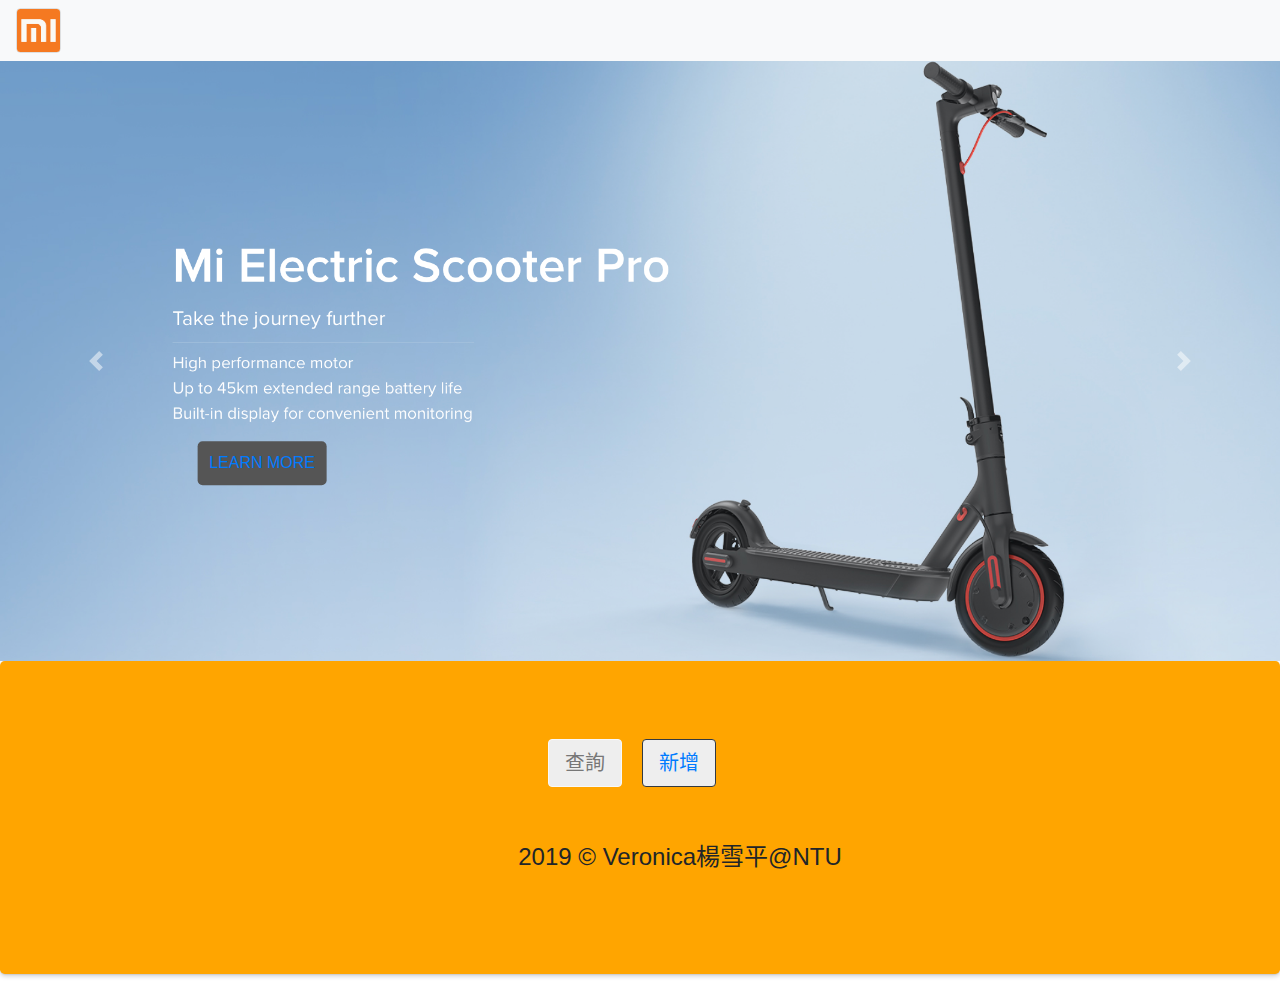
<file: hw2/index.html>
<!DOCTYPE html>
<html lang="zh-TW">

<head>
    <meta charset="UTF-8">
    <meta name="viewport" content="width=device-width, initial-scale=1.0">
    <meta http-equiv="X-UA-Compatible" content="ie=edge">
    <title>作業二 - 電商前端應用</title>

    <!-- Bootstrap CSS -->
    <link rel="stylesheet" href="https://stackpath.bootstrapcdn.com/bootstrap/4.3.1/css/bootstrap.min.css" integrity="sha384-ggOyR0iXCbMQv3Xipma34MD+dH/1fQ784/j6cY/iJTQUOhcWr7x9JvoRxT2MZw1T" crossorigin="anonymous">
    <!-- 引入我們自己寫的 CSS -->
    <link rel="stylesheet" href="index.css">
</head>

<body>

    <div class="pos-f-t">
        <div class="collapse" id="navbarToggleExternalContent">
            <div class="bg-light">
                <ul class="navbar-nav mr-auto">
                    <li class="nav-item active">
                        <a class="nav-link" href="https://www.mi.com/tw/index.html">首頁 <span class="sr-only">(current)</span></a>
                    </li>
                    <li class="nav-item">
                        <a class="nav-link" href="https://buy.mi.com/tw/accessories/">所有產品 </a>
                    </li>
                    <li class="nav-item">
                        <a class="nav-link" href="https://buy.mi.com/tw/accessories/38">手機</a>
                    </li>
                    <li class="nav-item">
                        <a class="nav-link" href="https://www.mi.com/tw/service/online/">客服</a>
                    </li>
                </ul>
                <form class="form-inline">
                    <input class="form-control-lg" type="search" placeholder="Enter product name..." aria-label="Search">

                </form>
            </div>
        </div>
        <nav class="navbar navbar-light bg-light">
            <img class="navbar-toggler" type="button" data-toggle="collapse" data-target="#navbarToggleExternalContent" aria-controls="navbarToggleExternalContent" aria-expanded="false" aria-label="Toggle navigation" id="logo" src="mi.png" alt="logo">
            </img>
        </nav>
    </div>
    <div>
        <div id="carouselExampleControls" class="carousel slide" data-ride="carousel">
            <div class="carousel-inner">
                <div class="carousel-item active">
                    <img id="photo" src="scooter1.png" alt="mi-scooter">
                    <button class="button1"><a href="https://www.mi.com/global/mi-electric-scooter-pro/">LEARN MORE</a></button>
                </div>
                <div class="carousel-item">
                    <img id="photo" src="mi3.png" alt="xiaomi">
                    <button class="button2"><a href="https://www.mi.com/global/camera-360/">LEARN MORE</a></button>
                </div>
            </div>
            <a class="carousel-control-prev" href="#carouselExampleControls" role="button" data-slide="prev">
                <span class="carousel-control-prev-icon" aria-hidden="true"></span>
                <span class="sr-only">Previous</span>
            </a>
            <a class="carousel-control-next" href="#carouselExampleControls" role="button" data-slide="next">
                <span class="carousel-control-next-icon" aria-hidden="true"></span>
                <span class="sr-only">Next</span>
            </a>
        </div>
    </div>


    <div class="jumbotron">

        <div class="container">

            <div class="form-group row">
                <div class="col">
                    <button id="query" type="button" class="btn btn-outline-light btn-lg" id="butt">查詢</button>
                    <button id="insert" type="button" class="btn btn-outline-dark btn-lg" id="butt1"><a href="insert.html">新增</a></button>
                </div>
            </div>


            <div class="row" id="product-list">
                <div class="col-*">

                    <div class="item">
                        <img class="image" src="https://fakeimg.pl/200x200/" alt="" srcset="">
                        <h1 class="name">產品一</h3>
                            <p class="price">NT$ 999</p>
                    </div>
                </div>
                <div class="col-*">
                    <div class="item">
                        <img class="image" src="https://fakeimg.pl/200x200/" alt="" srcset="">
                        <h1 class="name">產品二</h3>
                            <p class="price">NT$ 999</p>
                    </div>
                </div>
            </div>


            <!-- 分頁 -->


            <div class="row" id="page">
                <div class="col">
                    <nav aria-label="Page navigation example">
                        <ul id="page-number" class="pagination justify-content-center pagination-lg">
                            <li class="page-item disabled">
                                <a class="page-link" id="previous" href="#" tabindex="-1">&laquo;</a>
                            </li>
                            <li class="page-item active"><a class="page-link" href="#">1</a></li>
                            <li class="page-item"><a class="page-link" href="#">2</a></li>
                            <li class="page-item"><a class="page-link" href="#">3</a></li>
                            <li class="page-item">
                                <a class="page-link" id="next" href="#">&raquo;</a>
                            </li>
                        </ul>
                    </nav>
                </div>
            </div>




            <!-- 頁尾 -->

        </div>

        <div id="dialog" class="modal" tabindex="-1" role="dialog">
            <div class="modal-dialog" role="document">
                <div class="modal-content">
                    <div class="modal-header">
                        <h5 class="modal-title">系統訊息</h5>
                        <button type="button" class="close" data-dismiss="modal" aria-label="Close">
                    <span aria-hidden="true">&times;</span>
                  </button>
                    </div>
                    <div class="modal-body">
                        <p id="message">要顯示的訊息</p>
                    </div>
                    <div class="modal-footer">
                        <button type="button" class="btn btn-secondary" data-dismiss="modal">關閉</button>
                    </div>
                </div>
            </div>
        </div>


        <footer>
            <div class="container">
                <div class="row ">
                    <div class="col -sm-12">
                        <div class="text-center" style="font-size:24px;">
                            <p id="cp">2019 &copy; Veronica楊雪平@NTU</p>
                        </div>
                    </div>
                </div>
            </div>
        </footer>

        <!-- 引入 Bootstrap 的 JS -->
        <script src="https://ajax.googleapis.com/ajax/libs/jquery/3.4.0/jquery.min.js"></script>
        <!-- <script src="https://code.jquery.com/jquery-3.3.1.slim.min.js" integrity="sha384-q8i/X+965DzO0rT7abK41JStQIAqVgRVzpbzo5smXKp4YfRvH+8abtTE1Pi6jizo" crossorigin="anonymous"></script> -->
        <script src="https://cdnjs.cloudflare.com/ajax/libs/popper.js/1.14.7/umd/popper.min.js" integrity="sha384-UO2eT0CpHqdSJQ6hJty5KVphtPhzWj9WO1clHTMGa3JDZwrnQq4sF86dIHNDz0W1" crossorigin="anonymous"></script>
        <script src="https://stackpath.bootstrapcdn.com/bootstrap/4.3.1/js/bootstrap.min.js" integrity="sha384-JjSmVgyd0p3pXB1rRibZUAYoIIy6OrQ6VrjIEaFf/nJGzIxFDsf4x0xIM+B07jRM" crossorigin="anonymous"></script>


        <!-- 引入我們自己寫的 JavaScript -->
        <script src="index.js"></script>
</body>

</html>
</file>
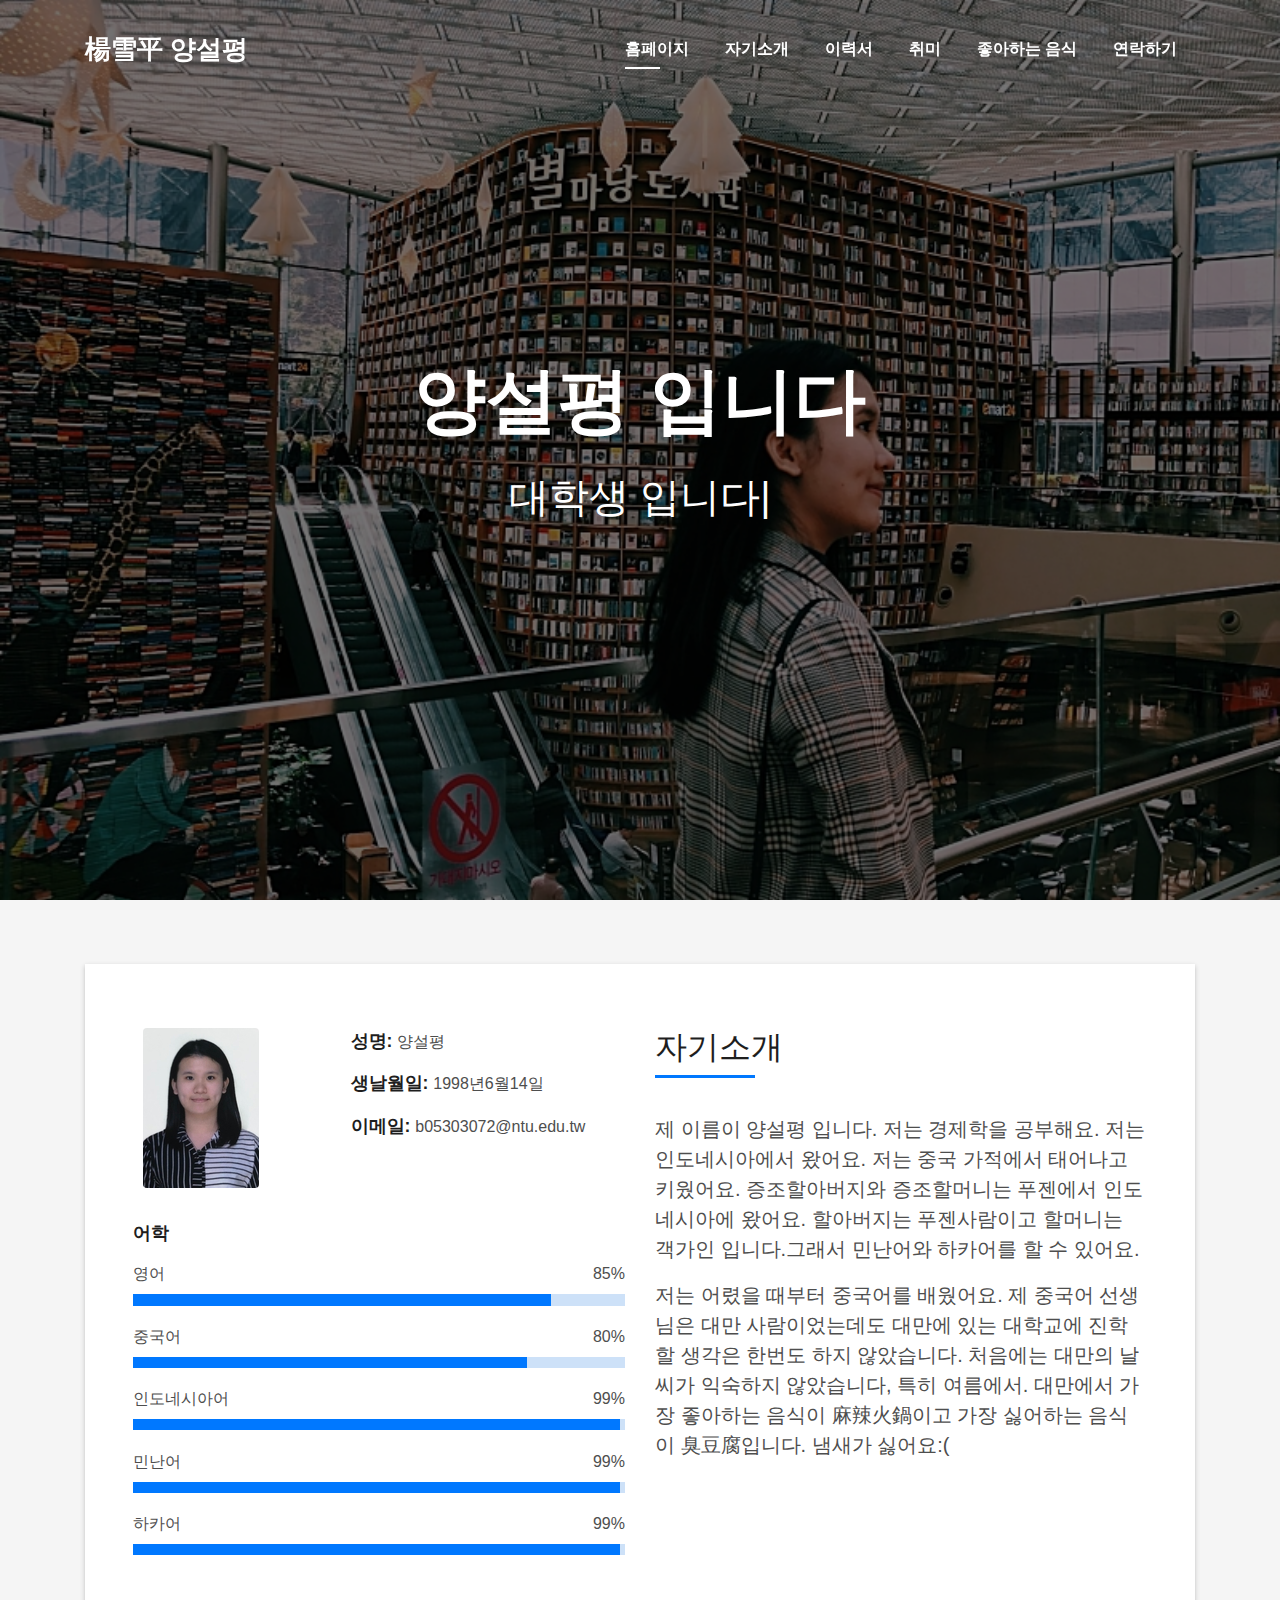
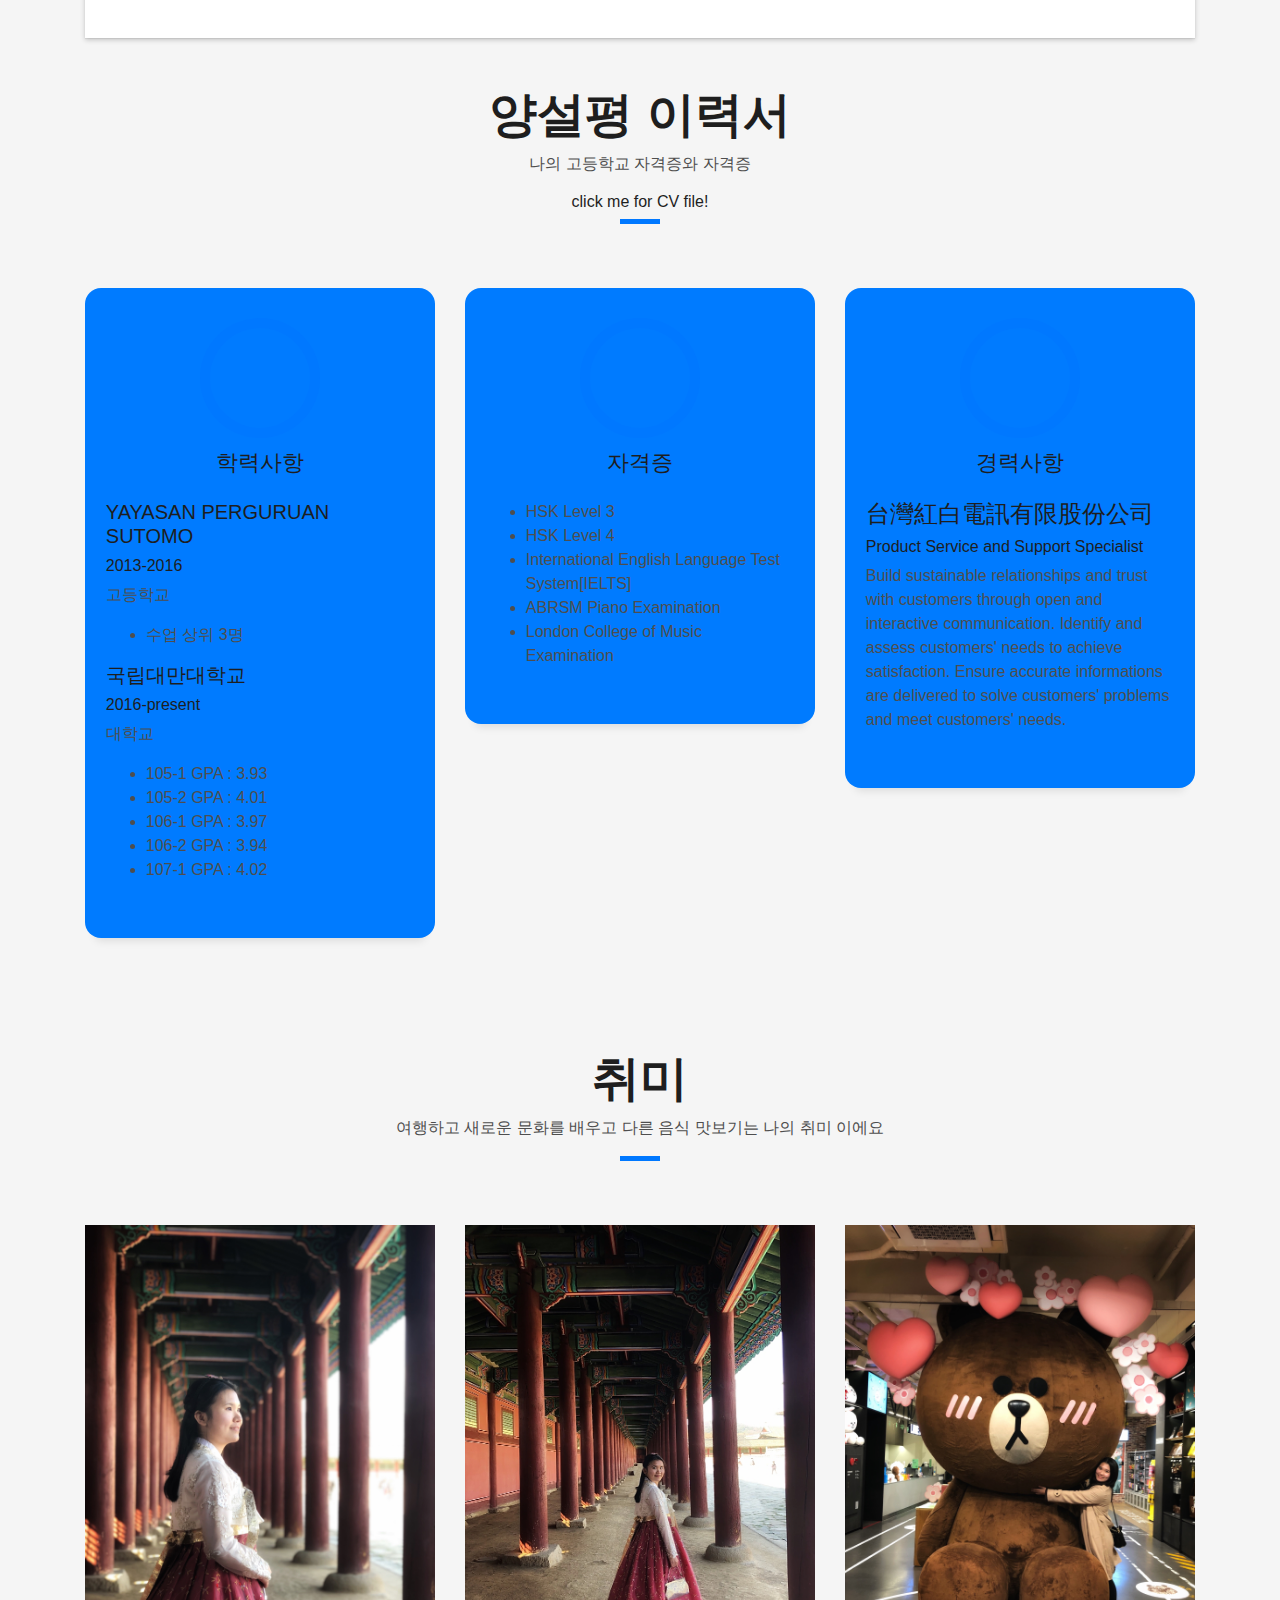
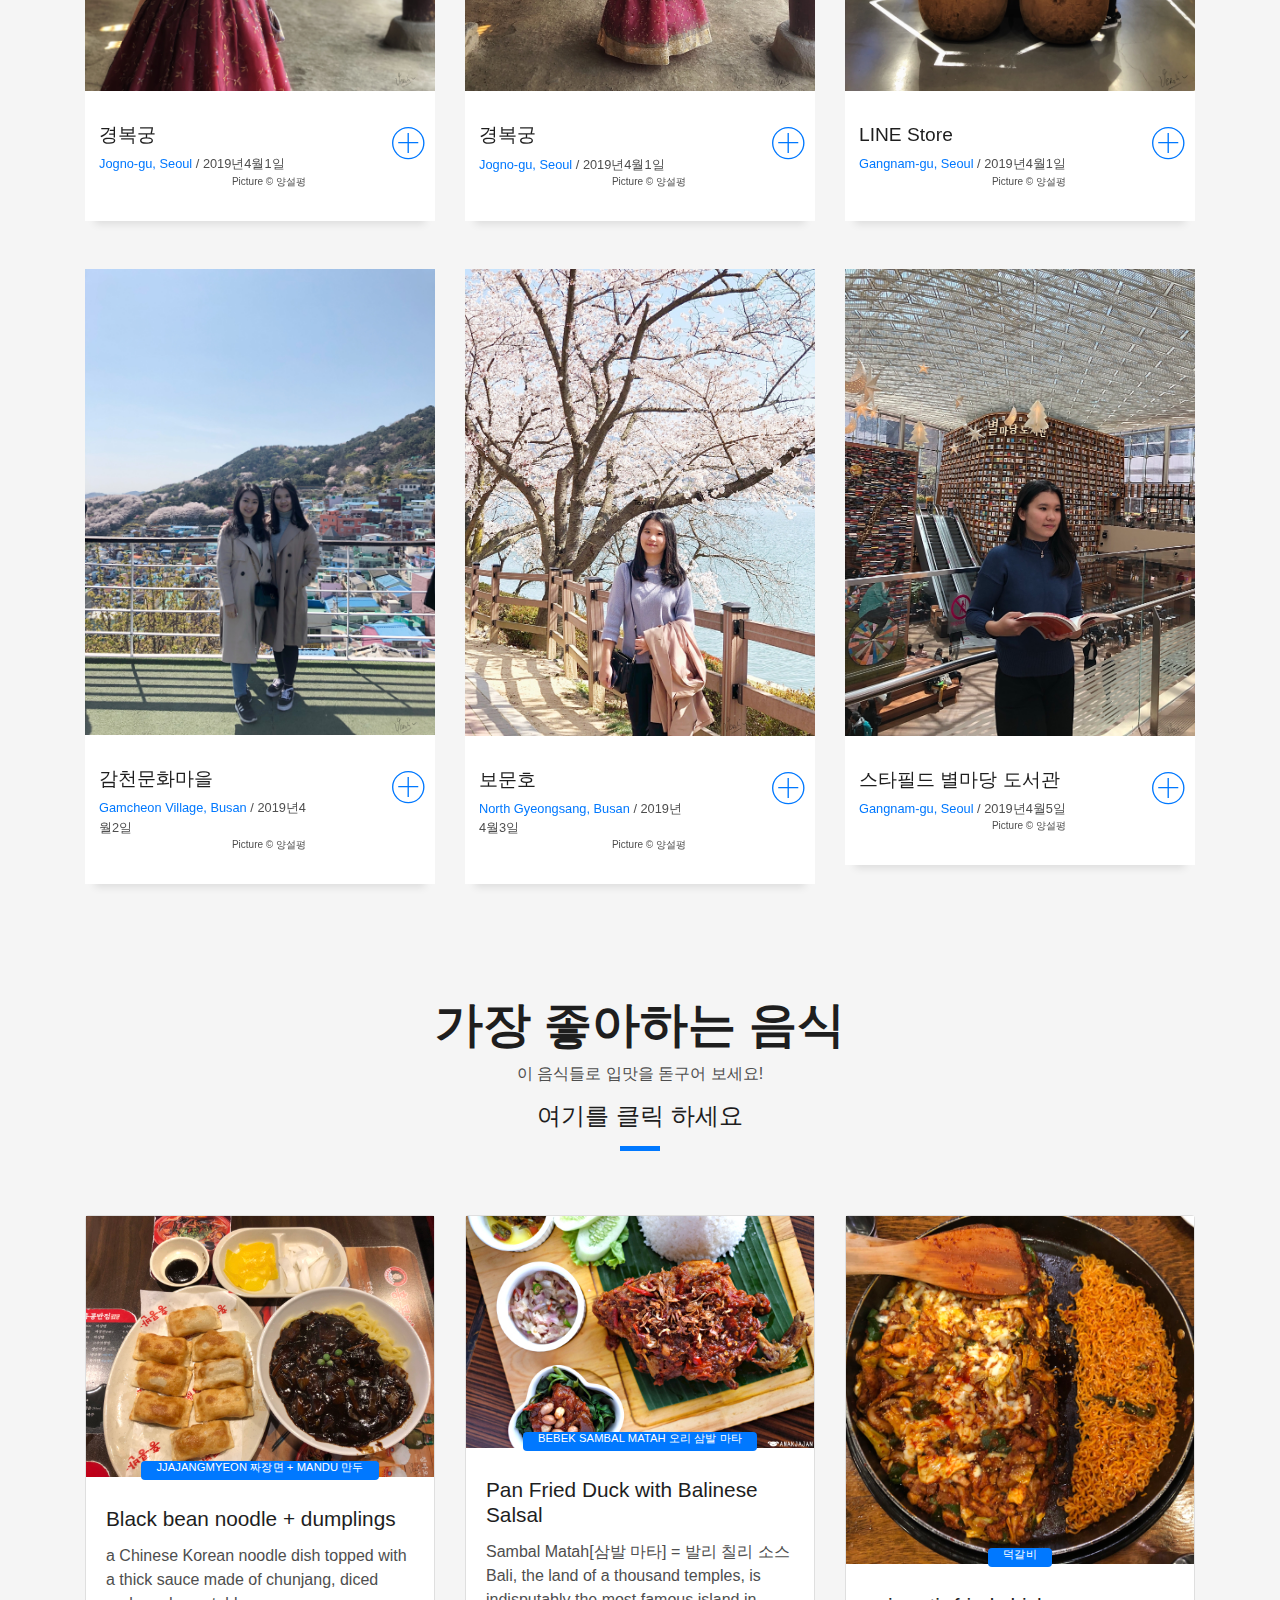
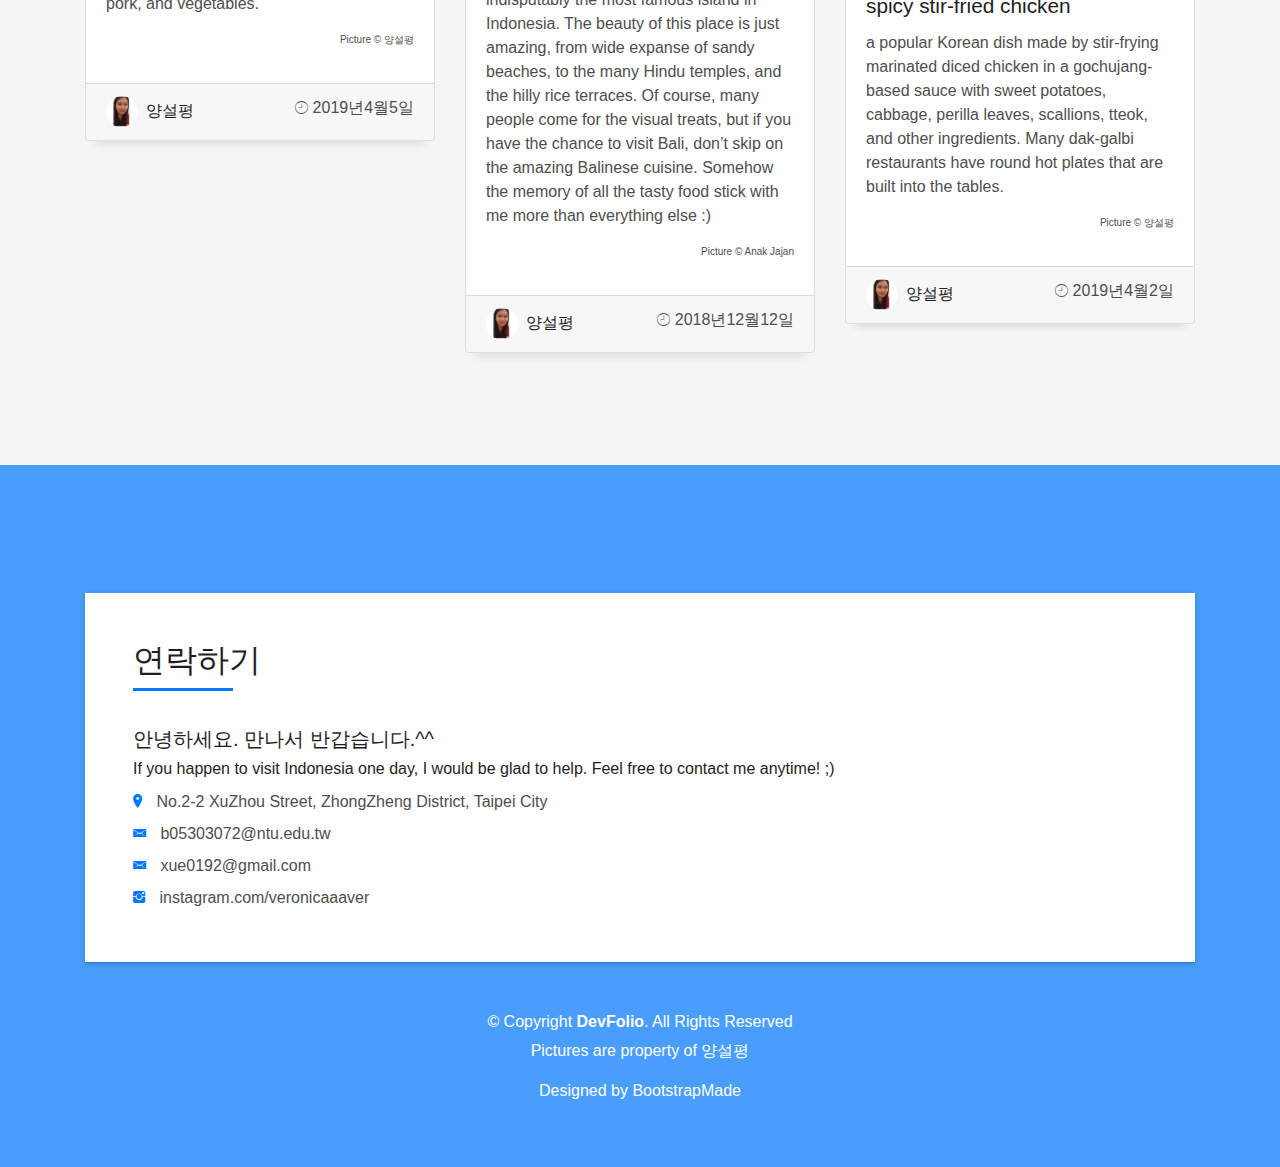
<file: korean/index.html>
<html lang="en">

<head>
    <meta charset="UTF-8">
    <meta name="viewport" content="width=device-width, initial-scale=1.0">
    <meta http-equiv="X-UA-Compatible" content="ie=edge">

    <link href="img/favicon.png" rel="icon">
    <link href="img/apple-touch-icon.png" rel="apple-touch-icon">

    <!-- Bootstrap CSS File -->
    <link href="lib/bootstrap/css/bootstrap.min.css" rel="stylesheet">

    <!-- Libraries CSS Files -->
    <link href="lib/font-awesome/css/font-awesome.min.css" rel="stylesheet">
    <link href="lib/animate/animate.min.css" rel="stylesheet">
    <link href="lib/ionicons/css/ionicons.min.css" rel="stylesheet">
    <link href="lib/owlcarousel/assets/owl.carousel.min.css" rel="stylesheet">
    <link href="lib/lightbox/css/lightbox.min.css" rel="stylesheet">

    <!-- Main Stylesheet File -->
    <link href="css/style.css" rel="stylesheet">


    <link rel='stylesheet' href='https://use.fontawesome.com/releases/v5.7.0/css/all.css' integrity='sha384-lZN37f5QGtY3VHgisS14W3ExzMWZxybE1SJSEsQp9S+oqd12jhcu+A56Ebc1zFSJ' crossorigin='anonymous'>
    <title>楊雪平履歷</title>
</head>

<body>
    <nav class="navbar navbar-b navbar-trans navbar-expand-md fixed-top" id="mainNav">
        <div class="container">
            <a class="navbar-brand js-scroll" href="#page-top">楊雪平 양설평</a>
            <button class="navbar-toggler collapsed" type="button" data-toggle="collapse" data-target="#navbarDefault" aria-controls="navbarDefault" aria-expanded="false" aria-label="Toggle navigation">
            <span></span>
            <span></span>
            <span></span>
          </button>
            <div class="navbar-collapse collapse justify-content-end" id="navbarDefault">
                <ul class="navbar-nav">
                    <li class="nav-item">
                        <a class="nav-link js-scroll active" href="#home">홈페이지</a>
                    </li>
                    <li class="nav-item">
                        <a class="nav-link js-scroll" href="#aboutme">자기소개</a>
                    </li>
                    <li class="nav-item">
                        <a class="nav-link js-scroll" href="#service">이력서</a>
                    </li>
                    <li class="nav-item">
                        <a class="nav-link js-scroll" href="#work">취미</a>
                    </li>
                    <li class="nav-item">
                        <a class="nav-link js-scroll" href="#blog">좋아하는 음식</a>
                    </li>
                    <li class="nav-item">
                        <a class="nav-link js-scroll" href="#contact">연락하기</a>
                    </li>
                </ul>
            </div>
        </div>
    </nav>
    <!--/ Nav End /-->

    <div id="home" class="intro route bg-image" style="background-image: url(img/intro_bg.jpg)">
        <div class="overlay-itro"></div>
        <div class="intro-content display-table">
            <div class="table-cell">
                <div class="container">
                    <!--<p class="display-6 color-d">Hello, world!</p>-->
                    <h1 class="intro-title mb-4">양설평 입니다</h1>
                    <p class="intro-subtitle"><span class="text-slider-items">대학생 입니다</span><strong class="text-slider"></strong></p>
                    <!-- <p class="pt-3"><a class="btn btn-primary btn js-scroll px-4" href="#about" role="button">Learn More</a></p> -->
                </div>
            </div>
        </div>
    </div>
    <!--/ Intro Skew End /-->

    <section id="aboutme" class="about-mf sect-pt4 route">
        <div class="container">
            <div class="row ">
                <div class="col-sm-12">
                    <div class="box-shadow-full">
                        <div class="row">
                            <div class="col-md-6">
                                <div class="row">
                                    <div class="col-sm-6 col-md-5">
                                        <div class="about-img">
                                            <img src="img/vero照片.jpg" class="img-fluid rounded b-shadow-a" alt="">
                                        </div>
                                    </div>
                                    <div class="col-sm-6 col-md-7">
                                        <div class="about-info">
                                            <p><span class="title-s">성명: </span> <span>양설평</span></p>
                                            <p><span class="title-s">생날월일: </span> <span>1998년6월14일</span></p>
                                            <p><span class="title-s">이메일: </span> <span>b05303072@ntu.edu.tw</span></p>
                                        </div>
                                    </div>
                                </div>
                                <div class="skill-mf">
                                    <p class="title-s">어학</p>
                                    <span>영어</span> <span class="pull-right">85%</span>
                                    <div class="progress">
                                        <div class="progress-bar" role="progressbar" style="width: 85%;" aria-valuenow="85" aria-valuemin="0" aria-valuemax="100"></div>
                                    </div>
                                    <span>중국어</span> <span class="pull-right">80%</span>
                                    <div class="progress">
                                        <div class="progress-bar" role="progressbar" style="width: 80%" aria-valuenow="75" aria-valuemin="0" aria-valuemax="100"></div>
                                    </div>
                                    <span>인도네시아어</span> <span class="pull-right">99%</span>
                                    <div class="progress">
                                        <div class="progress-bar" role="progressbar" style="width: 99%" aria-valuenow="50" aria-valuemin="0" aria-valuemax="100"></div>
                                    </div>
                                    <span>민난어</span> <span class="pull-right">99%</span>
                                    <div class="progress">
                                        <div class="progress-bar" role="progressbar" style="width: 99%" aria-valuenow="90" aria-valuemin="0" aria-valuemax="100"></div>
                                    </div>하카어</span> <span class="pull-right">99%</span>
                                    <div class="progress">
                                        <div class="progress-bar" role="progressbar" style="width: 99%" aria-valuenow="90" aria-valuemin="0" aria-valuemax="100"></div>
                                    </div>
                                </div>
                            </div>
                            <div class="col-md-6">
                                <div class="about-me pt-4 pt-md-0">
                                    <div class="title-box-2">
                                        <h5 class="title-left">
                                            자기소개
                                        </h5>
                                    </div>
                                    <p class="lead">
                                        제 이름이 양설평 입니다. 저는 경제학을 공부해요. 저는 인도네시아에서 왔어요. 저는 중국 가적에서 태어나고 키웠어요. 증조할아버지와 증조할머니는 푸젠에서 인도네시아에 왔어요. 할아버지는 푸젠사람이고 할머니는 객가인 입니다.그래서 민난어와 하카어를 할 수 있어요.
                                    </p>
                                    <p class="lead">
                                        저는 어렸을 때부터 중국어를 배웠어요. 제 중국어 선생님은 대만 사람이었는데도 대만에 있는 대학교에 진학 할 생각은 한번도 하지 않았습니다. 처음에는 대만의 날씨가 익숙하지 않았습니다, 특히 여름에서. 대만에서 가장 좋아하는 음식이 麻辣火鍋이고 가장 싫어하는 음식이 臭豆腐입니다. 냄새가 싫어요:(
                                    </p>

                                </div>
                            </div>
                        </div>
                    </div>
                </div>
            </div>
        </div>
    </section>

    <section id="service" class="services-mf route">
        <div class="container">
            <div class="row">
                <div class="col-sm-12">
                    <div class="title-box text-center">
                        <h3 class="title-a">
                            양설평 이력서
                        </h3>
                        <p class="subtitle-a">
                            나의 고등학교 자격증와 자격증
                        </p>
                        <h6>click <a href="楊雪平_履歷.pdf">me </a>for CV file!</h6>
                        <div class="line-mf"></div>
                    </div>
                </div>
            </div>
            <div class="row">
                <div class="col-md-4">
                    <div class="service-box bg-primary">
                        <div class="service-ico">
                            <span class="ico-circle"><i class="fas fa-book-reader"></i></span>
                        </div>
                        <div class="service-content">
                            <h3 class="s-title">학력사항</h3>
                            <p class="s-description text-center">
                                <h5>YAYASAN PERGURUAN SUTOMO</h5>
                                <h6>2013-2016</h6>
                                <p>고등학교</p>
                                <ul>
                                    <li>수업 상위 3명</li>
                                </ul>
                                <h5>국립대만대학교</h5>
                                <h6>2016-present</h6>
                                <p>대학교</p>
                                <ul>
                                    <li>105-1 GPA : 3.93</li>
                                    <li>105-2 GPA : 4.01</li>
                                    <li>106-1 GPA : 3.97</li>
                                    <li>106-2 GPA : 3.94</li>
                                    <li>107-1 GPA : 4.02</li>
                                </ul>
                            </p>
                        </div>
                    </div>
                </div>
                <div class="col-md-4">
                    <div class="service-box bg-primary">
                        <div class="service-ico">
                            <span class="ico-circle"><i class="fas fa-graduation-cap"></i></span>
                        </div>
                        <div class="service-content">
                            <h3 class="s-title">자격증</h3>
                            <p class="s-description text-center">
                                <ul>
                                    <li>HSK Level 3</li>
                                    <li>HSK Level 4</li>
                                    <li>International English Language Test System[IELTS]</li>
                                    <li>ABRSM Piano Examination</li>
                                    <li>London College of Music Examination</li>
                                </ul>
                            </p>
                        </div>
                    </div>
                </div>
                <div class="col-md-4">
                    <div class="service-box bg-primary">
                        <div class="service-ico">
                            <span class="ico-circle"><i class="fas fa-briefcase"></i></span>
                        </div>
                        <div class="service-content">
                            <h3 class="s-title">경력사항</h3>
                            <p class="s-description text-center">
                                <h4>台灣紅白電訊有限股份公司</h4>
                                <h6>Product Service and Support Specialist</h6>
                                <p>Build sustainable relationships and trust with customers through open and interactive communication. Identify and assess customers' needs to achieve satisfaction. Ensure accurate informations are delivered to solve customers'
                                    problems and meet customers' needs.
                                </p>
                            </p>
                        </div>
                    </div>
                </div>
            </div>
    </section>


    <!--/ Section Portfolio Star /-->
    <section id="work" class="portfolio-mf sect-pt4 route">
        <div class="container">
            <div class="row">
                <div class="col-sm-12">
                    <div class="title-box text-center">
                        <h3 class="title-a">
                            취미
                        </h3>
                        <p class="subtitle-a">
                            여행하고 새로운 문화를 배우고 다른 음식 맛보기는 나의 취미 이에요
                        </p>
                        <div class="line-mf"></div>
                    </div>
                </div>
            </div>
            <div class="row">
                <div class="col-md-4">
                    <div class="work-box">
                        <a href="img/palace1.jpg" data-lightbox="gallery-mf">
                            <div class="work-img">
                                <img src="img/palace1.jpg" alt="" class="img-fluid">
                            </div>
                            <div class="work-content">
                                <div class="row">
                                    <div class="col-sm-8">
                                        <h2 class="w-title"><a href="http://english.visitkorea.or.kr/enu/ATR/SI_EN_3_1_1_1.jsp?cid=264337">경복궁</a></h2>
                                        <div class="w-more">
                                            <span class="w-ctegory">Jogno-gu, Seoul</span> / <span class="w-date">2019년4월1일</span>
                                        </div>
                                        <p class="text-right " style="font-size:10px ">Picture &copy; 양설평</p>
                                    </div>
                                    <div class="col-sm-4">
                                        <div class="w-like">
                                            <span class="ion-ios-plus-outline"></span>
                                        </div>
                                    </div>
                                </div>
                            </div>
                        </a>
                    </div>
                </div>
                <div class="col-md-4">
                    <div class="work-box">
                        <a href="img/palace2_opt.jpg" data-lightbox="gallery-mf">
                            <div class="work-img">
                                <img src="img/palace2_opt.jpg" alt="" class="img-fluid">
                            </div>
                            <div class="work-content">
                                <div class="row">
                                    <div class="col-sm-8">
                                        <h2 class="w-title">
                                            <a href="http://english.visitkorea.or.kr/enu/ATR/SI_EN_3_1_1_1.jsp?cid=264337">경복궁</h2></a>
                                            <div class="w-more">
                                                <span class="w-ctegory">Jogno-gu, Seoul</span> / <span class="w-date">2019년4월1일</span>
                                            </div>
                                            <p class="text-right " style="font-size:10px ">Picture &copy; 양설평</p>
                                    </div>
                                    <div class="col-sm-4">
                                        <div class="w-like">
                                            <span class="ion-ios-plus-outline"></span>
                                        </div>
                                    </div>
                                </div>
                            </div>
                        </a>
                    </div>
                </div>
                <div class="col-md-4">
                    <div class="work-box">
                        <a href="img/line.jpg" data-lightbox="gallery-mf">
                            <div class="work-img">
                                <img src="img/line.jpg" alt="" class="img-fluid">
                            </div>
                            <div class="work-content">
                                <div class="row">
                                    <div class="col-sm-8">
                                        <h2 class="w-title"><a href="https://store.linefriends.co.kr">LINE Store</h2></a>
                                            <div class="w-more">
                                                <span class="w-ctegory">Gangnam-gu, Seoul</span> / <span class="w-date">2019년4월1일</span>
                                            </div>
                                            <p class="text-right " style="font-size:10px ">Picture &copy; 양설평</p>
                                    </div>
                                    <div class="col-sm-4">
                                        <div class="w-like">
                                            <span class="ion-ios-plus-outline"></span>
                                        </div>
                                    </div>
                                </div>
                            </div>
                        </a>
                    </div>
                </div>
                <div class="col-md-4">
                    <div class="work-box">
                        <a href="img/gamcheon.jpg" data-lightbox="gallery-mf">
                            <div class="work-img">
                                <img src="img/gamcheon.jpg" alt="" class="img-fluid">
                            </div>
                            <div class="work-content">
                                <div class="row">
                                    <div class="col-sm-8">
                                        <h2 class="w-title"><a href="https://english.visitkorea.or.kr/enu/ATR/SI_EN_3_1_1_1.jsp?cid=1998211">감천문화마을</h2></a>
                                            <div class="w-more">
                                                <span class="w-ctegory">Gamcheon Village, Busan</span> / <span class="w-date">2019년4월2일</span>
                                            </div>
                                            <p class="text-right " style="font-size:10px ">Picture &copy; 양설평</p>
                                    </div>
                                    <div class="col-sm-4">
                                        <div class="w-like">
                                            <span class="ion-ios-plus-outline"></span>
                                        </div>
                                    </div>
                                </div>
                            </div>
                        </a>
                    </div>
                </div>

                <div class="col-md-4">
                    <div class="work-box">
                        <a href="img/bomu_opt.jpg" data-lightbox="gallery-mf">
                            <div class="work-img">
                                <img src="img/bomu_opt.jpg" alt="" class="img-fluid">
                            </div>
                            <div class="work-content">
                                <div class="row">
                                    <div class="col-sm-8">
                                        <h2 class="w-title"><a href="https://english.visitkorea.or.kr/enu/ATR/SI_EN_3_1_1_1.jsp?cid=264264">보문호</h2></a>
                                            <div class="w-more">
                                                <span class="w-ctegory">North Gyeongsang, Busan</span> / <span class="w-date">2019년4월3일</span>
                                            </div>
                                            <p class="text-right " style="font-size:10px ">Picture &copy; 양설평</p>
                                    </div>
                                    <div class="col-sm-4">
                                        <div class="w-like">
                                            <span class="ion-ios-plus-outline"></span>
                                        </div>
                                    </div>
                                </div>
                            </div>
                        </a>
                    </div>
                </div>
                <div class="col-md-4">
                    <div class="work-box">
                        <a href="img/starfield_opt.jpg" data-lightbox="gallery-mf">
                            <div class="work-img">
                                <img src="img/starfield_opt.jpg" alt="" class="img-fluid">
                            </div>
                            <div class="work-content">
                                <div class="row">
                                    <div class="col-sm-8">
                                        <h2 class="w-title"><a href="http://english.visitkorea.or.kr/enu/SHP/SH_EN_7_2.jsp?cid=1984968">스타필드 별마당 도서관</h2></a>
                                            <div class="w-more">
                                                <span class="w-ctegory">Gangnam-gu, Seoul</span> / <span class="w-date">2019년4월5일</span>
                                            </div>
                                            <p class="text-right " style="font-size:10px ">Picture &copy; 양설평</p>
                                    </div>
                                    <div class="col-sm-4">
                                        <div class="w-like">
                                            <span class="ion-ios-plus-outline"></span>
                                        </div>
                                    </div>
                                </div>
                            </div>
                        </a>
                    </div>
                </div>

            </div>
        </div>
    </section>
    <!--/ Section Portfolio End /-->


    <section id="blog" class="blog-mf sect-pt4 route">
        <div class="container">
            <div class="row">
                <div class="col-sm-12">
                    <div class="title-box text-center">
                        <h3 class="title-a">
                            가장 좋아하는 음식
                        </h3>
                        <p class="subtitle-a">
                            이 음식들로 입맛을 돋구어 보세요!
                            <h4><a href="korean presentation.pdf">여기를</a> 클릭 하세요</h4>
                        </p>
                        <div class="line-mf"></div>
                    </div>
                </div>
            </div>

            <div class="row">
                <div class="col-md-4">
                    <div class="card card-blog">
                        <div class="card-img">
                            <a href="https://www.tripadvisor.com/Restaurant_Review-g294197-d4078432-Reviews-Hong_Kong_Banjeom_0410_Myeongdong-Seoul.html"><img src="img/jajjang.jpg" alt="" class="img-fluid"></a>
                        </div>
                        <div class="card-body">
                            <div class="card-category-box">
                                <div class="card-category">
                                    <h6 class="category">Jjajangmyeon 짜장면 + Mandu 만두 </h6>
                                </div>
                            </div>
                            <h3 class="card-title">Black bean noodle + dumplings</h3>
                            <p class="card-description">
                                a Chinese Korean noodle dish topped with a thick sauce made of chunjang, diced pork, and vegetables.
                            </p>
                            <p class="text-right " style="font-size:10px ">Picture &copy; 양설평</p>
                        </div>
                        <div class="card-footer">
                            <div class="post-author">
                                <a href="#">
                                    <img src="img/aa.JPEG" alt="" class="avatar rounded-circle">
                                    <span class="author">양설평</span>
                                </a>
                            </div>
                            <div class="post-date">
                                <span class="ion-ios-clock-outline"></span> 2019년4월5일
                            </div>
                        </div>
                    </div>
                </div>
                <div class="col-md-4">
                    <div class="card card-blog">
                        <div class="card-img">
                            <a href="https://www.tripadvisor.com/Restaurant_Review-g297725-d16725319-Reviews-Holyduck_Medan-Medan_North_Sumatra_Sumatra.html"><img src="img/duck.jpg" alt="" class="img-fluid"></a>
                        </div>
                        <div class="card-body">
                            <div class="card-category-box">
                                <div class="card-category">
                                    <h6 class="category">Bebek Sambal Matah 오리 삼발 마타</h6>
                                </div>
                            </div>
                            <h3 class="card-title"><a href="blog-single.html">Pan Fried Duck with Balinese Salsal</a></h3>
                            <p class="card-description">
                                Sambal Matah[삼발 마타] = 발리 칠리 소스 Bali, the land of a thousand temples, is indisputably the most famous island in Indonesia. The beauty of this place is just amazing, from wide expanse of sandy beaches, to the many Hindu temples, and the hilly rice terraces.
                                Of course, many people come for the visual treats, but if you have the chance to visit Bali, don’t skip on the amazing Balinese cuisine. Somehow the memory of all the tasty food stick with me more than everything else :)
                            </p>
                            <p class="text-right " style="font-size:10px ">Picture &copy; Anak Jajan</p>
                        </div>
                        <div class="card-footer">
                            <div class="post-author">
                                <a href="#">
                                    <img src="img/aa.JPEG" alt="" class="avatar rounded-circle">
                                    <span class="author">양설평</span>
                                </a>
                            </div>
                            <div class="post-date">
                                <span class="ion-ios-clock-outline"></span> 2018년12월12일
                            </div>
                        </div>
                    </div>
                </div>
                <div class="col-md-4">
                    <div class="card card-blog">
                        <div class="card-img">
                            <a href=https://www.tripadvisor.com/Restaurant_Review-g297725-d16725319-Reviews-Holyduck_Medan-Medan_North_Sumatra_Sumatra.html "><img src="img/dakgalbi.jpg " alt=" " class="img-fluid "></a>
                        </div>
                        <div class="card-body ">
                            <div class="card-category-box ">
                                <div class="card-category ">
                                    <h6 class="category ">덕갈비</h6>
                                </div>
                            </div>
                            <h3 class="card-title "><a href="blog-single.html ">spicy stir-fried chicken</a></h3>
                            <p class="card-description ">
                                a popular Korean dish made by stir-frying marinated diced chicken in a gochujang-based sauce with sweet potatoes, cabbage, perilla leaves, scallions, tteok, and other ingredients. Many dak-galbi restaurants have round hot plates that are built into the
                                tables.
                            </p>
                            <p class="text-right " style="font-size:10px ">Picture &copy; 양설평</p>
                        </div>
                        <div class="card-footer ">
                            <div class="post-author ">
                                <a href="# ">
                                    <img src="img/aa.JPEG" alt=" " class="avatar rounded-circle ">
                                    <span class="author ">양설평</span>
                                </a>
                            </div>
                            <div class="post-date ">
                                <span class="ion-ios-clock-outline "></span> 2019년4월2일
                            </div>
                        </div>
                    </div>
                </div>
            </div>
        </div>
    </section>

    <section class="paralax-mf footer-paralax bg-image sect-mt4 route " style="background-image: url(img/work-1.jpg) ">
        <div class="overlay-mf "></div>
        <div class="container ">
            <div class="row ">
                <div class="col-sm-12 ">
                    <div class="contact-mf ">
                        <div id="contact " class="box-shadow-full ">
                            <div class="row ">

                                <div class="col-md-12 ">
                                    <div class="title-box-2 pt-4 pt-md-0 ">
                                        <h5 class="title-left ">
                                                연락하기
                                        </h5>
                                    </div>
                                    <div class="more-info ">
                                        <h5 class="lead ">
                                                안녕하세요. 만나서 반갑습니다.^^
                                        </h5>
                                        <h6>If you happen to visit Indonesia one day, I would be glad to help. Feel free to contact me anytime! ;)</h6>
                                        <ul class="list-ico ">
                                            <li><span class="ion-ios-location "></span> No.2-2 XuZhou Street, ZhongZheng District, Taipei City</li>
                                            <li><span class="ion-email "></span> b05303072@ntu.edu.tw</li>
                                            <li><span class="ion-email "></span> xue0192@gmail.com</li>
                                            <li><span class="ion-social-instagram "></span> instagram.com/veronicaaaver</li>
                                        </ul>
                                    </div>

                                </div>
                            </div>
                        </div>
                    </div>
                </div>
            </div>
        </div>


        <footer>
            <div class="container ">
                <div class="row ">
                    <div class="col -sm-12 ">
                        <div class="copyright-box ">
                            <p class="copyright ">&copy; Copyright <strong>DevFolio</strong>. All Rights Reserved</p>
                            <p> Pictures are property of 양설평</p>
                            <div class="credits ">
                                <!--
                      All the links in the footer should remain intact.
                      You can delete the links only if you purchased the pro version.
                      Licensing information: https://bootstrapmade.com/license/
                      Purchase the pro version with working PHP/AJAX contact form: https://bootstrapmade.com/buy/?theme=DevFolio
                    -->  
                                Designed by <a href="https://bootstrapmade.com/ ">BootstrapMade</a>

                            </div>
                        </div>
                    </div>
                </div>
            </div>
        </footer>
    </section>

    <!--/ Section Contact-footer End /-->

    <a href="# " class="back-to-top "><i class="fa fa-chevron-up "></i></a>
    <div id="preloader "></div>

    <!-- JavaScript Libraries -->
    <script src="lib/jquery/jquery.min.js "></script>
    <script src="lib/jquery/jquery-migrate.min.js "></script>
    <script src="lib/popper/popper.min.js "></script>
    <script src="lib/bootstrap/js/bootstrap.min.js "></script>
    <script src="lib/easing/easing.min.js "></script>
    <script src="lib/counterup/jquery.waypoints.min.js "></script>
    <script src="lib/counterup/jquery.counterup.js "></script>
    <script src="lib/owlcarousel/owl.carousel.min.js "></script>
    <script src="lib/lightbox/js/lightbox.min.js "></script>
    <script src="lib/typed/typed.min.js "></script>
    <!-- Contact Form JavaScript File -->
    <script src="contactform/contactform.js "></script>

    <!-- Template Main Javascript File -->
    <script src="js/main.js "></script>
</body>

</html>
</file>
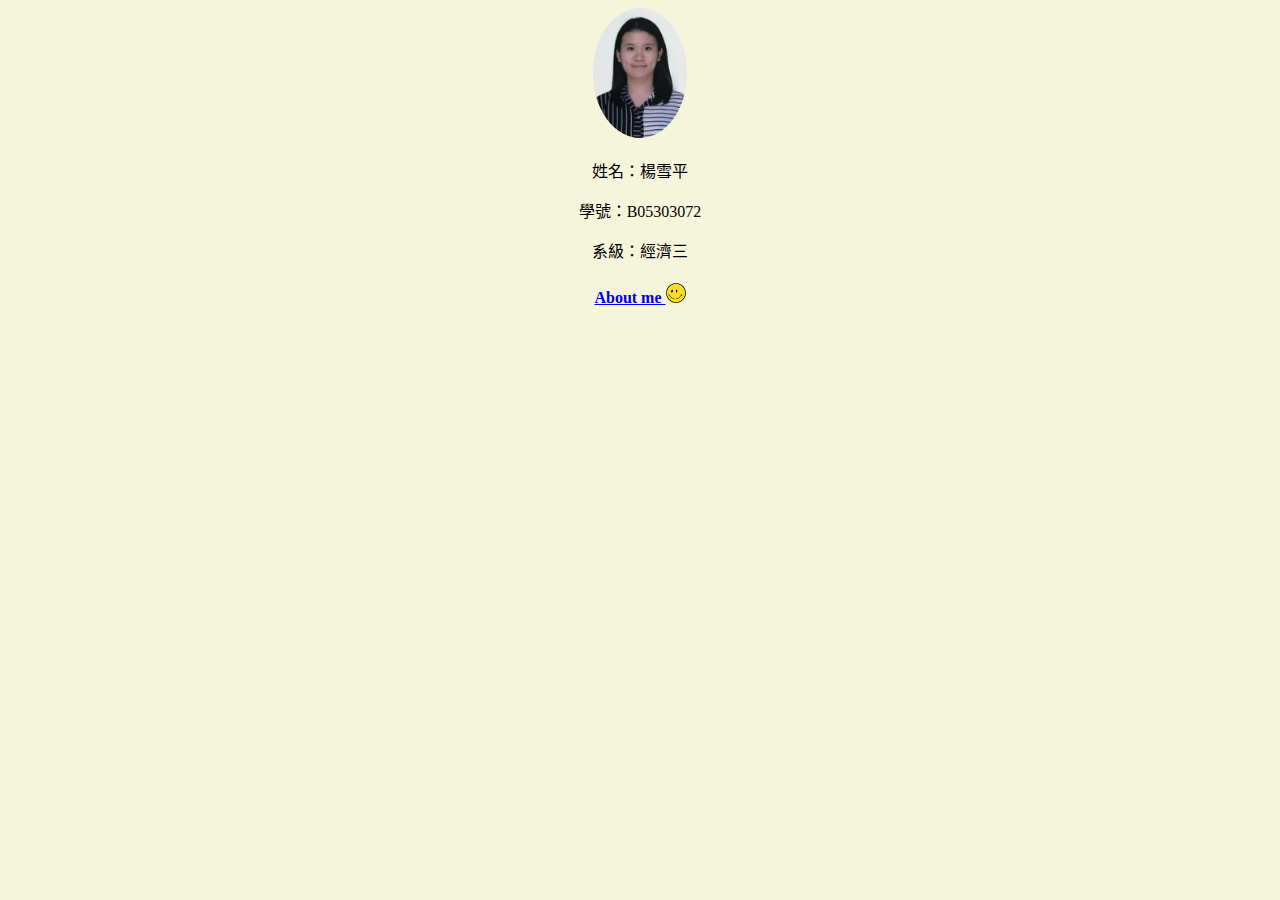
<file: practice2/index.html>
<!DOCTYPE html>
<html lang="zh-TW">

<head>
    <meta charset="UTF-8">
    <meta name="viewport" content="width=device-width, initial-scale=1.0">
    <meta http-equiv="X-UA-Compatible" content="ie=edge">
    <title>自我介紹</title>
    <link rel="stylesheet" href="自我介紹.css">
    <style>
        a:hover {
            background-color: orangered;
        }
    </style>
</head>

<body>
    <img class="circular--square" src="./img/veroo.jpg" alt="Veronica's photo">
    <p>姓名：楊雪平</p>
    <p>學號：B05303072</p>
    <p>系級：經濟三</p>
    <h4><a href="me.html">About me
            <img src="./img/smiley.png" height="20" width="20" alt="smiley"></a>
    </h4>


</body>

</html>
</file>
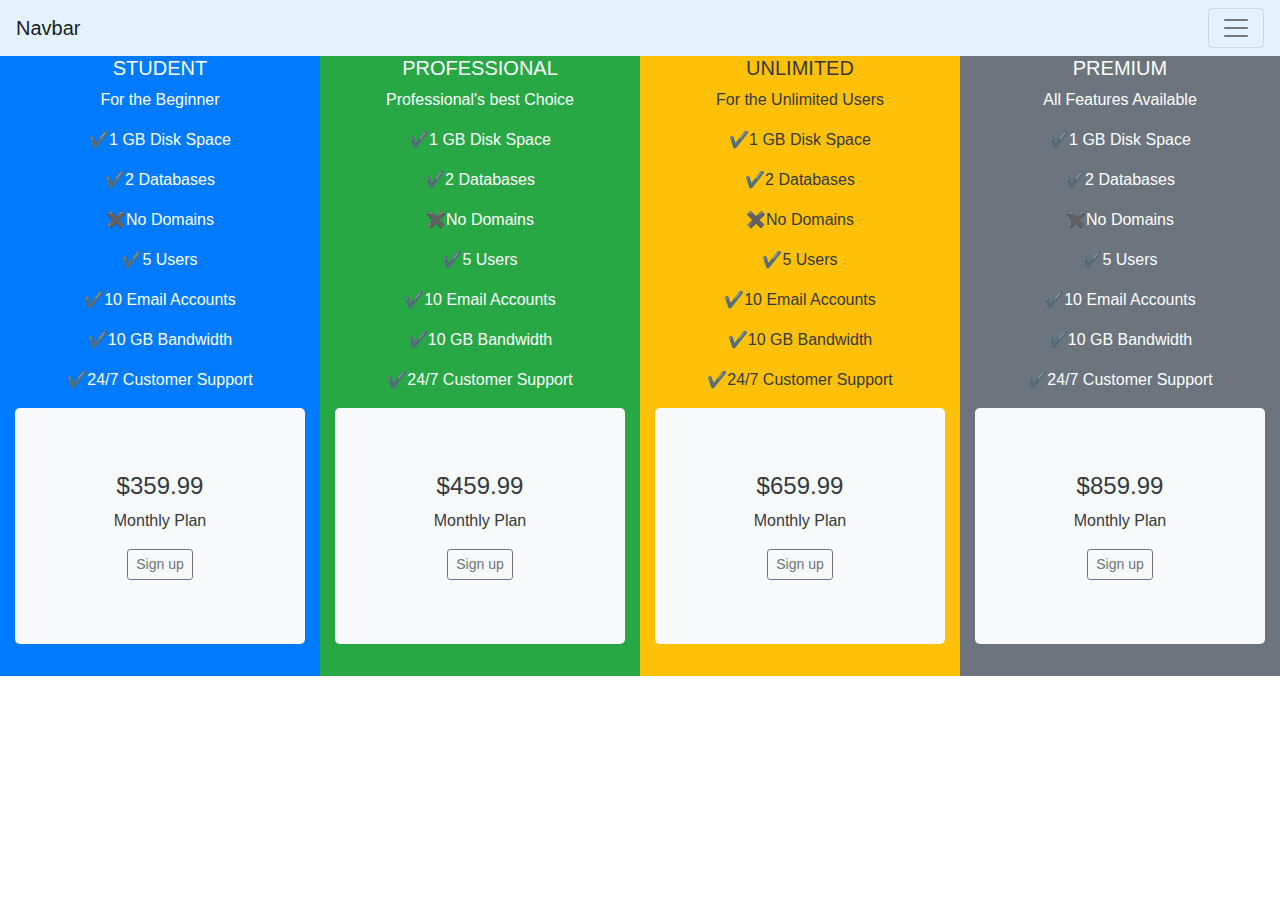
<file: practice3/index.html>
<html lang="en">

<head>
    <meta charset="UTF-8">
    <meta name="viewport" content="width=device-width, initial-scale=1.0">
    <meta http-equiv="X-UA-Compatible" content="ie=edge">

    <link rel="stylesheet" href="https://stackpath.bootstrapcdn.com/bootstrap/4.3.1/css/bootstrap.min.css" integrity="sha384-ggOyR0iXCbMQv3Xipma34MD+dH/1fQ784/j6cY/iJTQUOhcWr7x9JvoRxT2MZw1T" crossorigin="anonymous">

    <title>Document</title>
</head>

<body>
    <nav class="navbar navbar-light" style="background-color: #e3f2fd;">
        <a class="navbar-brand" href="#">Navbar</a>
        <button class="navbar-toggler" type="button" data-toggle="collapse" data-target="#navbarSupportedContent" aria-controls="navbarSupportedContent" aria-expanded="false" aria-label="Toggle navigation">
              <span class="navbar-toggler-icon"></span>
            </button>
        <div class="collapse navbar-collapse" id="navbarSupportedContent">
            <ul class="navbar-nav mr-auto">
                <li class="nav-item active">
                    <a class="nav-link" href="#">Home <span class="sr-only">(current)</span></a>
                </li>
                <li class="nav-item">
                    <a class="nav-link" href="#">Features</a>
                </li>
                <li class="nav-item">
                    <a class="nav-link" href="#">Pricing</a>
                </li>
                <li class="nav-item">
                    <a class="nav-link" href="#">About</a>
                </li>
            </ul>
            <form class="form-inline my-2 my-lg-0">
                <input class="form-control mr-sm-2" type="search" placeholder="Search" aria-label="Search">
                <button class="btn btn-outline-success my-2 my-sm-0" type="submit">Search</button>
            </form>
        </div>
    </nav>


    <div class="container-fluid">
        <div class="row">
            <div class="col-3 bg-primary text-white text-center">
                <h5>STUDENT</h5>
                <p>For the Beginner</p>

                <p>✔1 GB Disk Space</p>
                <p>✔2 Databases</p>
                <p>✖No Domains</p>
                <p>✔5 Users</p>
                <p>✔10 Email Accounts</p>
                <p>✔10 GB Bandwidth</p>
                <p>✔24/7 Customer Support</p>

                <div class="jumbotron text-center bg-light text-dark">
                    <h4>$359.99</h4>
                    <p>Monthly Plan</p>
                    <button class="btn btn-sm btn-outline-secondary" type="button">Sign up</button>
                </div>
            </div>

            <div class="col-3 bg-success text-white text-center">
                <h5>PROFESSIONAL</h5>
                <p>Professional's best Choice</p>
                <p>✔1 GB Disk Space</p>
                <p>✔2 Databases</p>
                <p>✖No Domains</p>
                <p>✔5 Users</p>
                <p>✔10 Email Accounts</p>
                <p>✔10 GB Bandwidth</p>
                <p>✔24/7 Customer Support</p>
                <div class="jumbotron text-center bg-light text-dark ">
                    <h4>$459.99</h4>
                    <p>Monthly Plan</p>
                    <button class="btn btn-sm btn-outline-secondary" type="button">Sign up</button>
                </div>
            </div>

            <div class="col-3 bg-warning text-dark text-center">
                <h5>UNLIMITED</h5>
                <p>For the Unlimited Users</p>
                <p>✔1 GB Disk Space</p>
                <p>✔2 Databases</p>
                <p>✖No Domains</p>
                <p>✔5 Users</p>
                <p>✔10 Email Accounts</p>
                <p>✔10 GB Bandwidth</p>
                <p>✔24/7 Customer Support</p>
                <div class="jumbotron text-center bg-light text-dark ">
                    <h4>$659.99</h4>
                    <p>Monthly Plan</p>
                    <button class="btn btn-sm btn-outline-secondary" type="button">Sign up</button>
                </div>
            </div>
            <div class="col-3 bg-secondary text-white text-center">
                <h5>PREMIUM</h5>
                <p>All Features Available</p>
                <p>✔1 GB Disk Space</p>
                <p>✔2 Databases</p>
                <p>✖No Domains</p>
                <p>✔5 Users</p>
                <p>✔10 Email Accounts</p>
                <p>✔10 GB Bandwidth</p>
                <p>✔24/7 Customer Support</p>
                <div class="jumbotron text-center bg-light text-dark">
                    <h4>$859.99</h4>
                    <p>Monthly Plan</p>
                    <button class="btn btn-sm btn-outline-secondary" type="button">Sign up</button>
                </div>
            </div>

        </div>
    </div>
    <script src="https://code.jquery.com/jquery-3.3.1.slim.min.js" integrity="sha384-q8i/X+965DzO0rT7abK41JStQIAqVgRVzpbzo5smXKp4YfRvH+8abtTE1Pi6jizo" crossorigin="anonymous"></script>
    <script src="https://cdnjs.cloudflare.com/ajax/libs/popper.js/1.14.7/umd/popper.min.js" integrity="sha384-UO2eT0CpHqdSJQ6hJty5KVphtPhzWj9WO1clHTMGa3JDZwrnQq4sF86dIHNDz0W1" crossorigin="anonymous"></script>
    <script src="https://stackpath.bootstrapcdn.com/bootstrap/4.3.1/js/bootstrap.min.js" integrity="sha384-JjSmVgyd0p3pXB1rRibZUAYoIIy6OrQ6VrjIEaFf/nJGzIxFDsf4x0xIM+B07jRM" crossorigin="anonymous"></script>
</body>

</html>
</file>
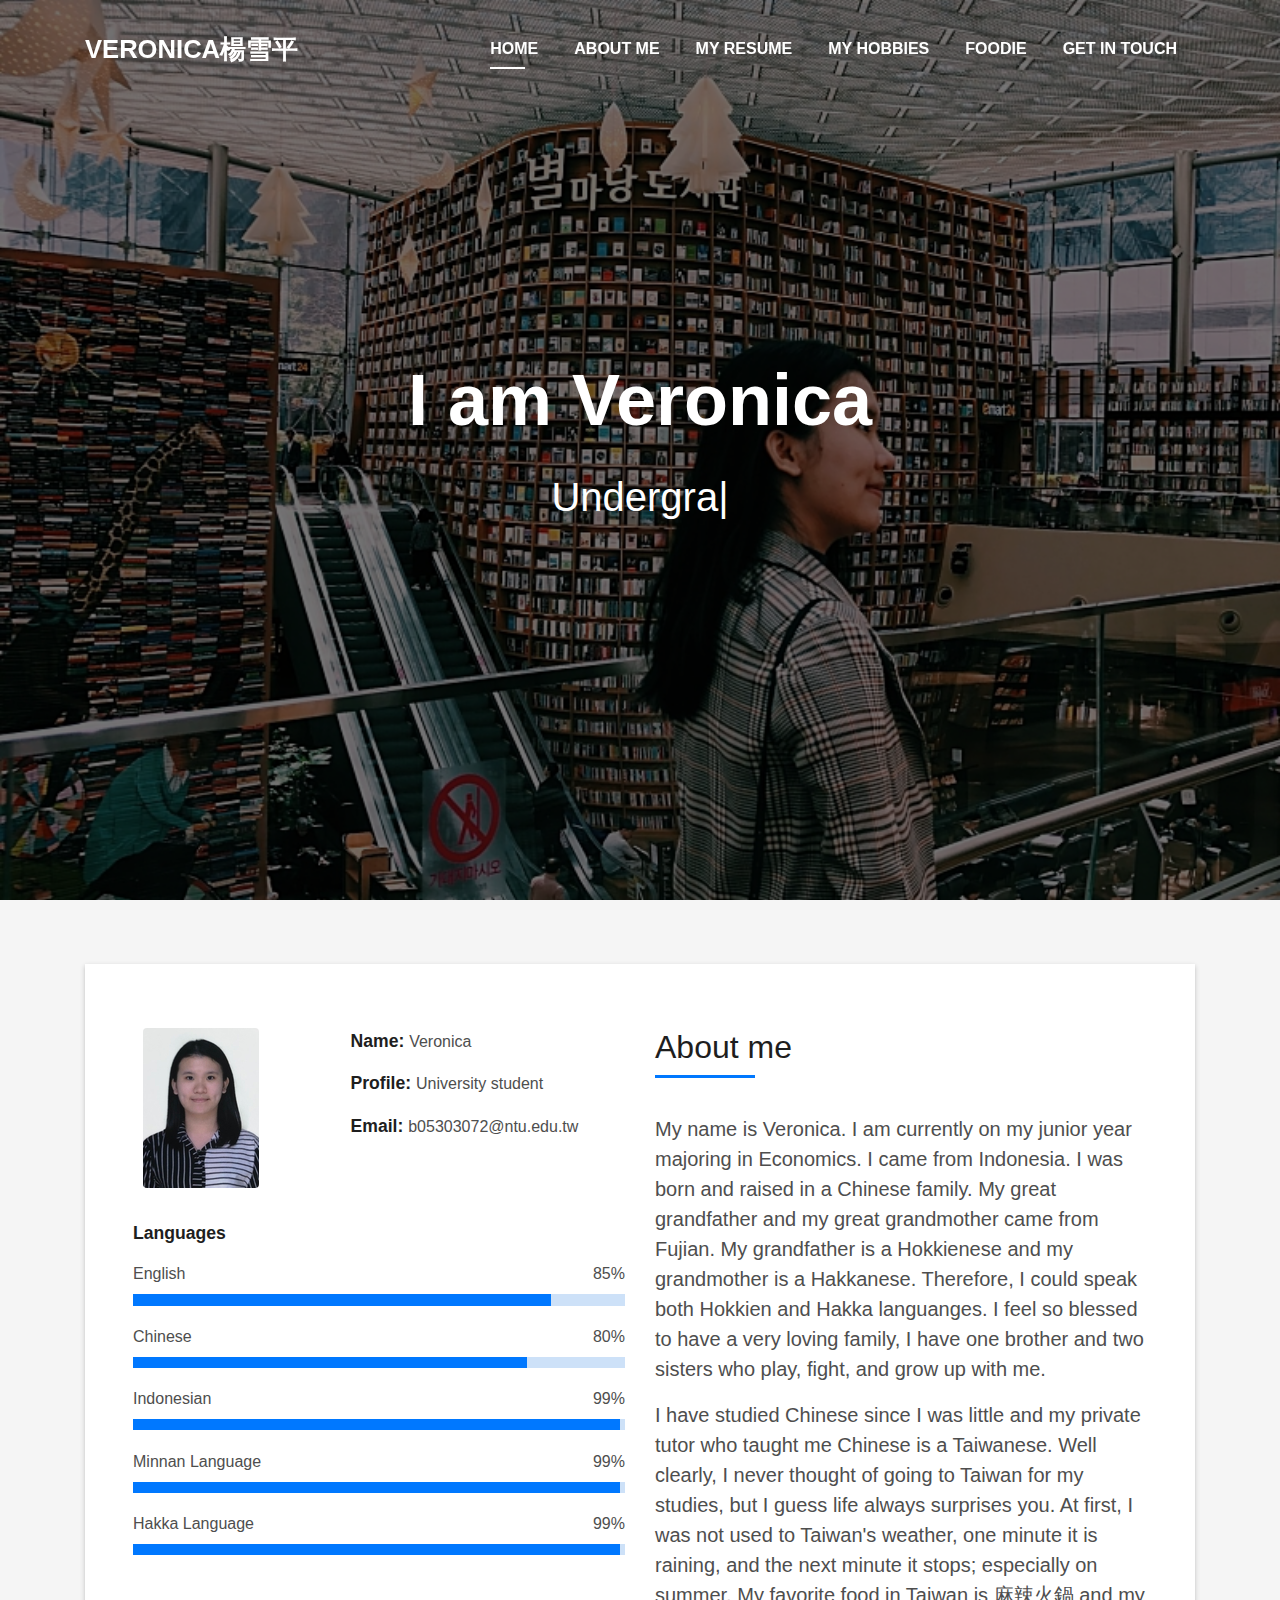
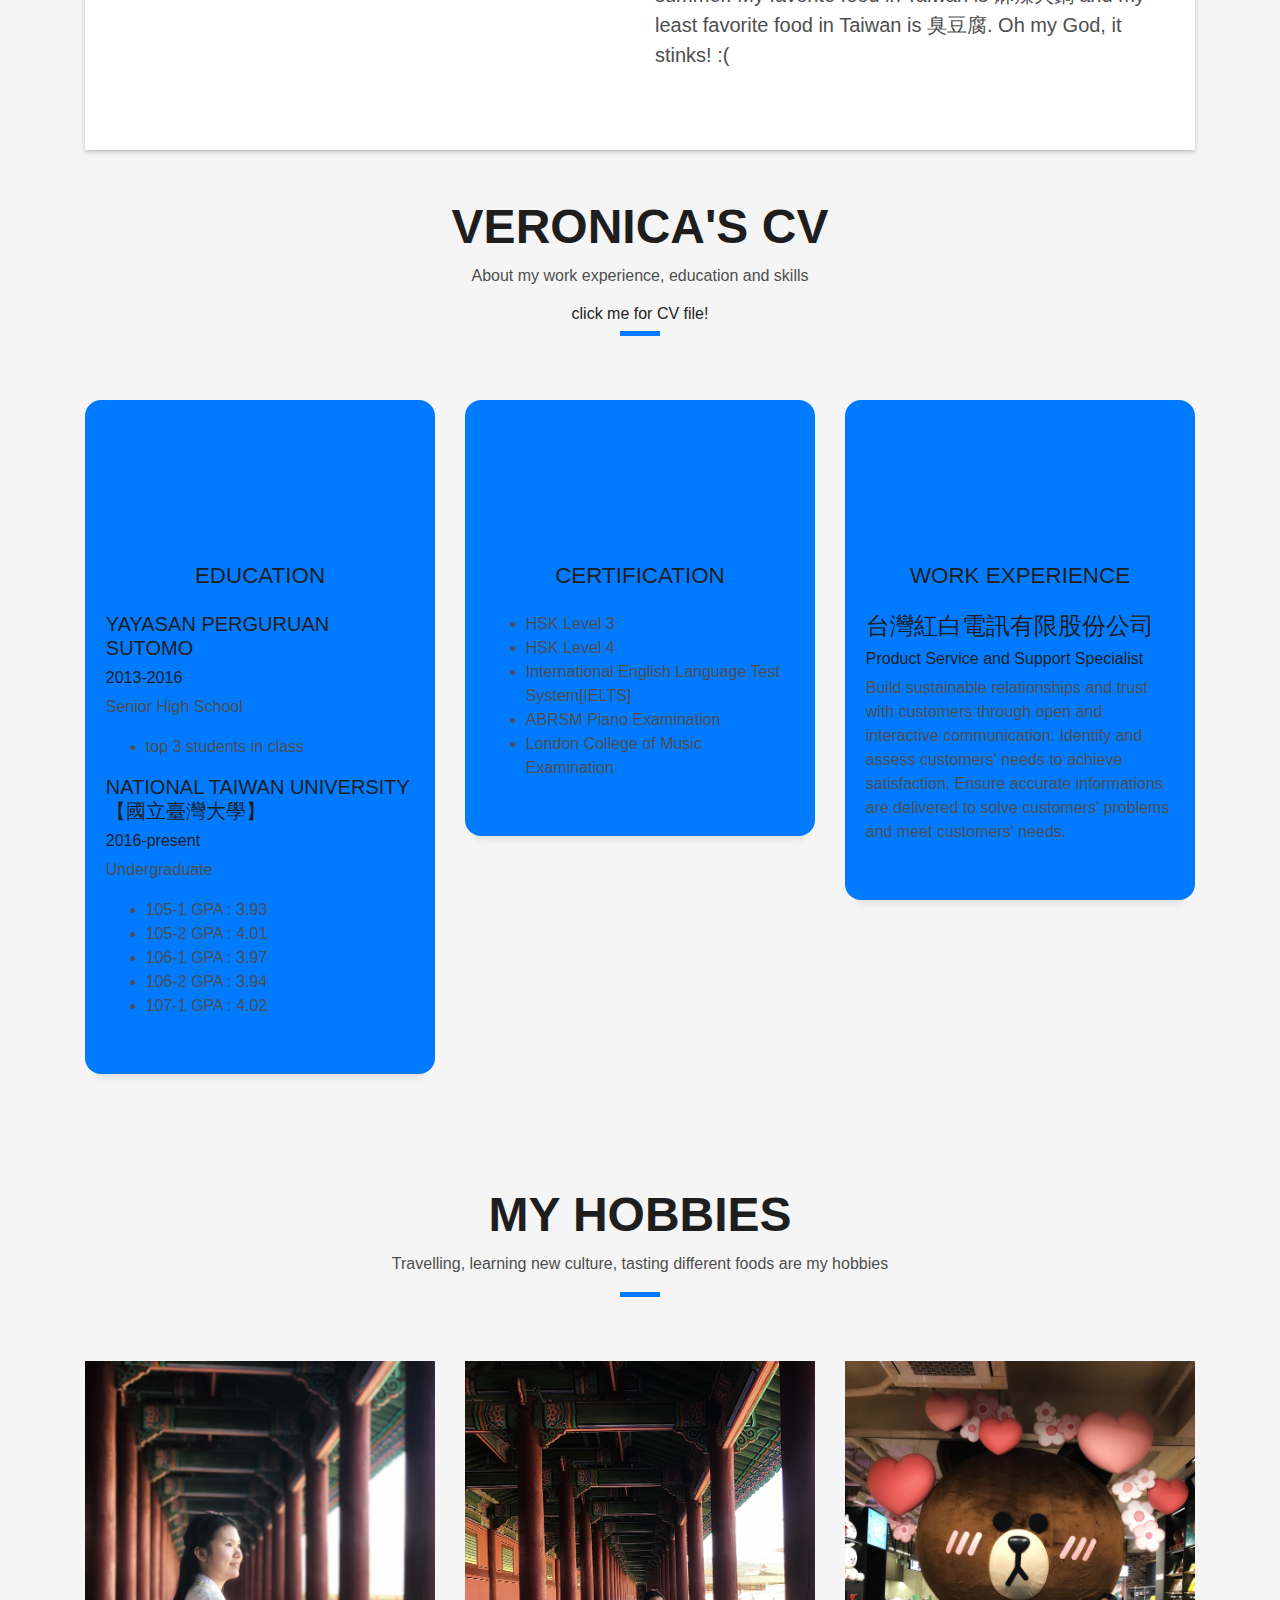
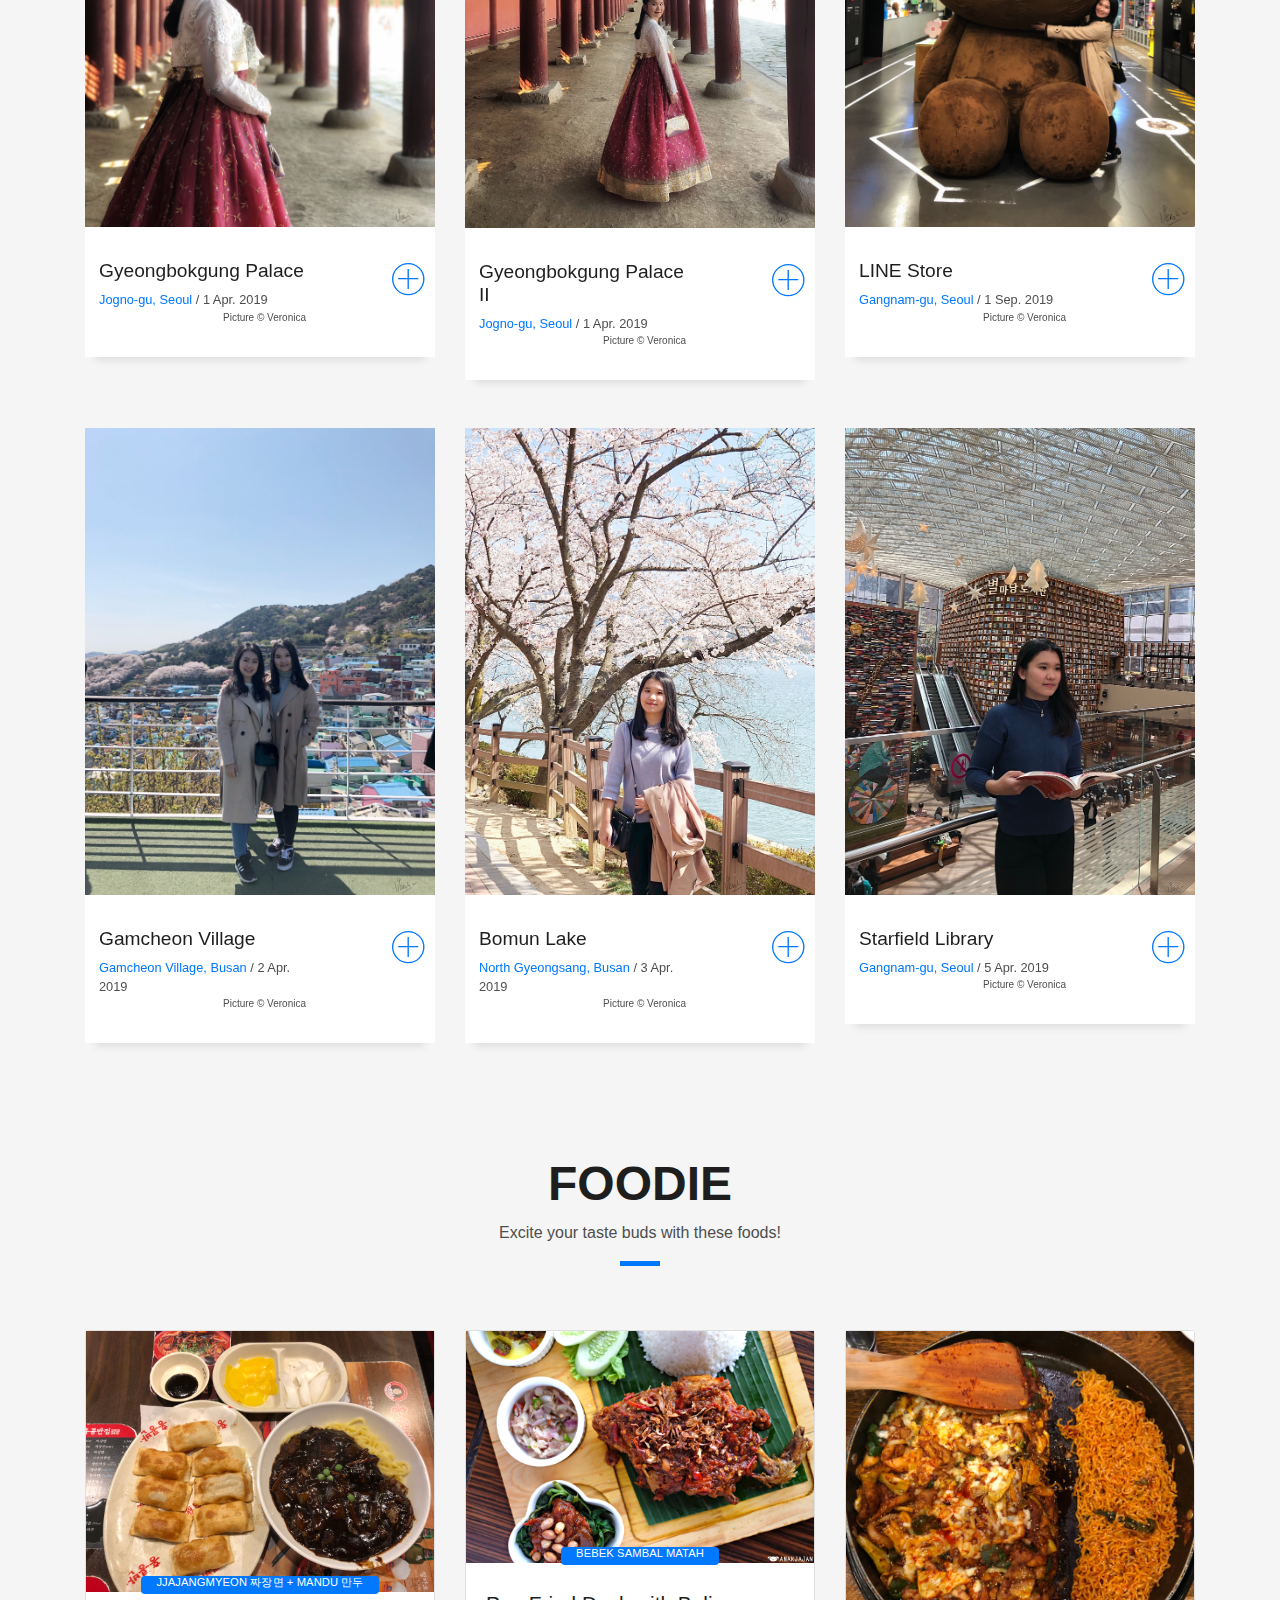
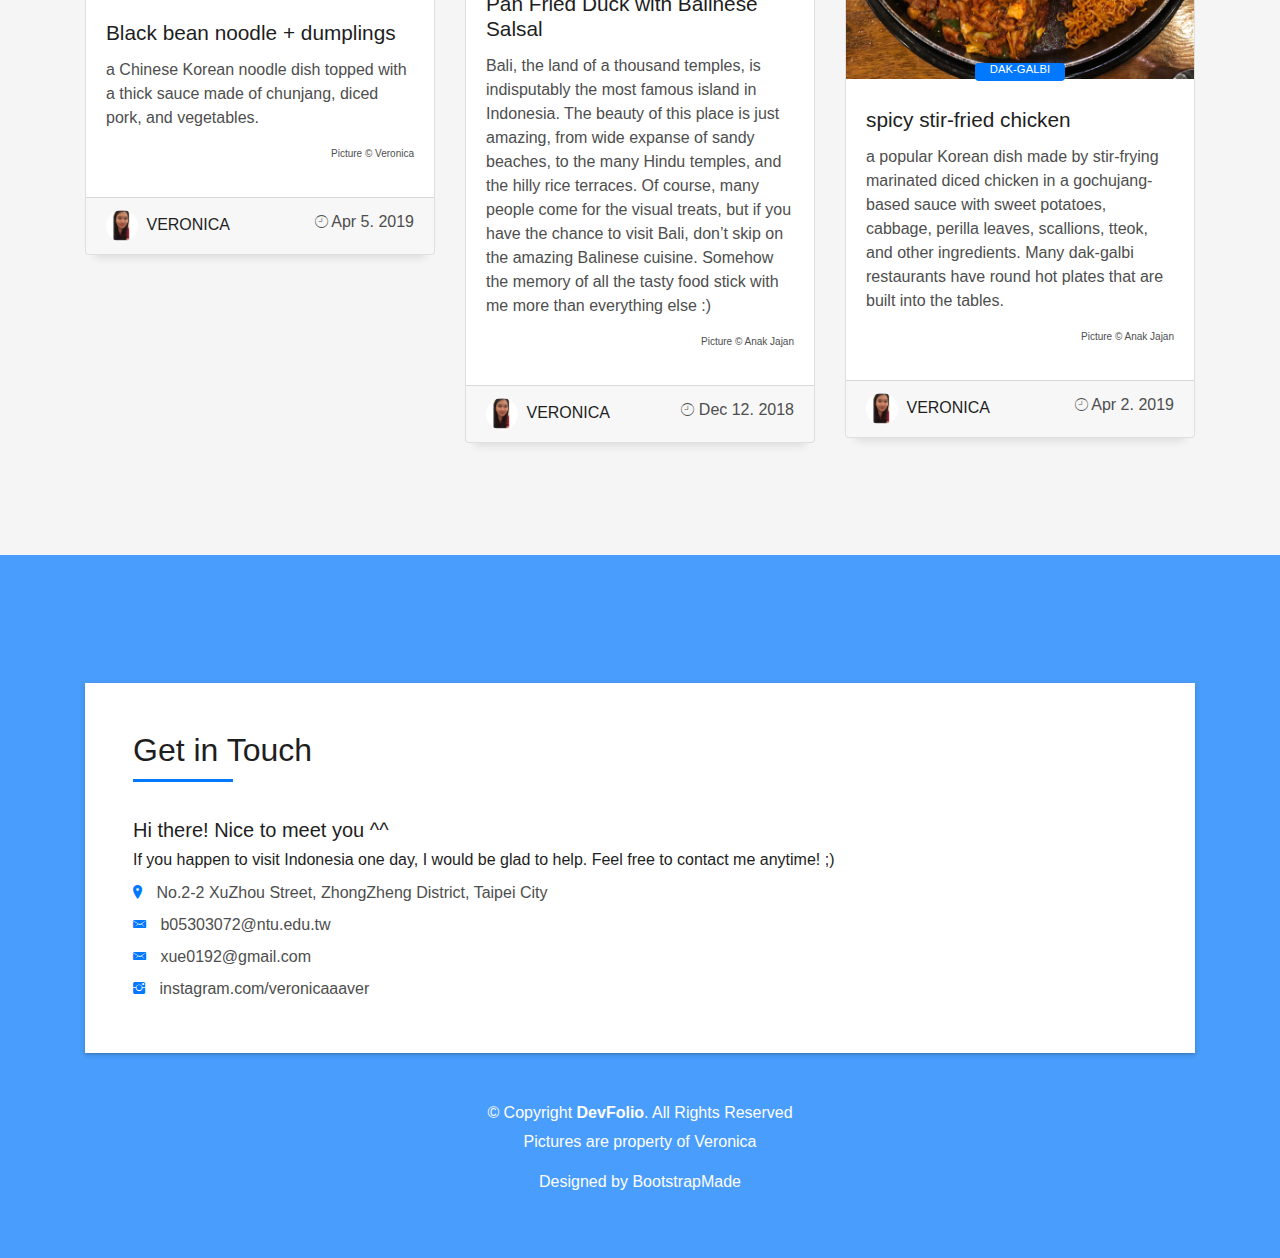
<file: 期中作業-個人履歷/index.html>
<html lang="en">

<head>
    <meta charset="UTF-8">
    <meta name="viewport" content="width=device-width, initial-scale=1.0">
    <meta http-equiv="X-UA-Compatible" content="ie=edge">

    <link href="img/favicon.png" rel="icon">
    <link href="img/apple-touch-icon.png" rel="apple-touch-icon">

    <!-- Bootstrap CSS File -->
    <link href="lib/bootstrap/css/bootstrap.min.css" rel="stylesheet">

    <!-- Libraries CSS Files -->
    <link href="lib/font-awesome/css/font-awesome.min.css" rel="stylesheet">
    <link href="lib/animate/animate.min.css" rel="stylesheet">
    <link href="lib/ionicons/css/ionicons.min.css" rel="stylesheet">
    <link href="lib/owlcarousel/assets/owl.carousel.min.css" rel="stylesheet">
    <link href="lib/lightbox/css/lightbox.min.css" rel="stylesheet">

    <!-- Main Stylesheet File -->
    <link href="css/style.css" rel="stylesheet">


    <link rel='stylesheet' href='https://use.fontawesome.com/releases/v5.7.0/css/all.css' integrity='sha384-lZN37f5QGtY3VHgisS14W3ExzMWZxybE1SJSEsQp9S+oqd12jhcu+A56Ebc1zFSJ' crossorigin='anonymous'>
    <title>楊雪平履歷</title>
</head>

<body>
    <nav class="navbar navbar-b navbar-trans navbar-expand-md fixed-top" id="mainNav">
        <div class="container">
            <a class="navbar-brand js-scroll" href="#page-top">VERONICA楊雪平</a>
            <button class="navbar-toggler collapsed" type="button" data-toggle="collapse" data-target="#navbarDefault" aria-controls="navbarDefault" aria-expanded="false" aria-label="Toggle navigation">
            <span></span>
            <span></span>
            <span></span>
          </button>
            <div class="navbar-collapse collapse justify-content-end" id="navbarDefault">
                <ul class="navbar-nav">
                    <li class="nav-item">
                        <a class="nav-link js-scroll active" href="#home">Home</a>
                    </li>
                    <li class="nav-item">
                        <a class="nav-link js-scroll" href="#aboutme">About me</a>
                    </li>
                    <li class="nav-item">
                        <a class="nav-link js-scroll" href="#service">My Resume</a>
                    </li>
                    <li class="nav-item">
                        <a class="nav-link js-scroll" href="#work">My Hobbies</a>
                    </li>
                    <li class="nav-item">
                        <a class="nav-link js-scroll" href="#blog">Foodie</a>
                    </li>
                    <li class="nav-item">
                        <a class="nav-link js-scroll" href="#contact">Get in Touch</a>
                    </li>
                </ul>
            </div>
        </div>
    </nav>
    <!--/ Nav End /-->

    <div id="home" class="intro route bg-image" style="background-image: url(img/intro_bg.jpg)">
        <div class="overlay-itro"></div>
        <div class="intro-content display-table">
            <div class="table-cell">
                <div class="container">
                    <!--<p class="display-6 color-d">Hello, world!</p>-->
                    <h1 class="intro-title mb-4">I am Veronica</h1>
                    <p class="intro-subtitle"><span class="text-slider-items">Undergraduate Student</span><strong class="text-slider"></strong></p>
                    <!-- <p class="pt-3"><a class="btn btn-primary btn js-scroll px-4" href="#about" role="button">Learn More</a></p> -->
                </div>
            </div>
        </div>
    </div>
    <!--/ Intro Skew End /-->

    <section id="aboutme" class="about-mf sect-pt4 route">
        <div class="container">
            <div class="row ">
                <div class="col-sm-12">
                    <div class="box-shadow-full">
                        <div class="row">
                            <div class="col-md-6">
                                <div class="row">
                                    <div class="col-sm-6 col-md-5">
                                        <div class="about-img">
                                            <img src="img/vero照片.jpg" class="img-fluid rounded b-shadow-a" alt="">
                                        </div>
                                    </div>
                                    <div class="col-sm-6 col-md-7">
                                        <div class="about-info">
                                            <p><span class="title-s">Name: </span> <span>Veronica</span></p>
                                            <p><span class="title-s">Profile: </span> <span>University student</span></p>
                                            <p><span class="title-s">Email: </span> <span>b05303072@ntu.edu.tw</span></p>
                                        </div>
                                    </div>
                                </div>
                                <div class="skill-mf">
                                    <p class="title-s">Languages</p>
                                    <span>English</span> <span class="pull-right">85%</span>
                                    <div class="progress">
                                        <div class="progress-bar" role="progressbar" style="width: 85%;" aria-valuenow="85" aria-valuemin="0" aria-valuemax="100"></div>
                                    </div>
                                    <span>Chinese</span> <span class="pull-right">80%</span>
                                    <div class="progress">
                                        <div class="progress-bar" role="progressbar" style="width: 80%" aria-valuenow="75" aria-valuemin="0" aria-valuemax="100"></div>
                                    </div>
                                    <span>Indonesian</span> <span class="pull-right">99%</span>
                                    <div class="progress">
                                        <div class="progress-bar" role="progressbar" style="width: 99%" aria-valuenow="50" aria-valuemin="0" aria-valuemax="100"></div>
                                    </div>
                                    <span>Minnan Language</span> <span class="pull-right">99%</span>
                                    <div class="progress">
                                        <div class="progress-bar" role="progressbar" style="width: 99%" aria-valuenow="90" aria-valuemin="0" aria-valuemax="100"></div>
                                    </div>
                                    <span>Hakka Language</span> <span class="pull-right">99%</span>
                                    <div class="progress">
                                        <div class="progress-bar" role="progressbar" style="width: 99%" aria-valuenow="90" aria-valuemin="0" aria-valuemax="100"></div>
                                    </div>
                                </div>
                            </div>
                            <div class="col-md-6">
                                <div class="about-me pt-4 pt-md-0">
                                    <div class="title-box-2">
                                        <h5 class="title-left">
                                            About me
                                        </h5>
                                    </div>
                                    <p class="lead">
                                        My name is Veronica. I am currently on my junior year majoring in Economics. I came from Indonesia. I was born and raised in a Chinese family. My great grandfather and my great grandmother came from Fujian. My grandfather is a Hokkienese and my grandmother
                                        is a Hakkanese. Therefore, I could speak both Hokkien and Hakka languanges. I feel so blessed to have a very loving family, I have one brother and two sisters who play, fight, and grow up with me.
                                    </p>
                                    <p class="lead">
                                        I have studied Chinese since I was little and my private tutor who taught me Chinese is a Taiwanese. Well clearly, I never thought of going to Taiwan for my studies, but I guess life always surprises you. At first, I was not used to Taiwan's weather,
                                        one minute it is raining, and the next minute it stops; especially on summer. My favorite food in Taiwan is 麻辣火鍋 and my least favorite food in Taiwan is 臭豆腐. Oh my God, it stinks! :(
                                    </p>

                                </div>
                            </div>
                        </div>
                    </div>
                </div>
            </div>
        </div>
    </section>

    <section id="service" class="services-mf route">
        <div class="container">
            <div class="row">
                <div class="col-sm-12">
                    <div class="title-box text-center">
                        <h3 class="title-a">
                            VERONICA'S CV
                        </h3>
                        <p class="subtitle-a">
                            About my work experience, education and skills
                        </p>
                        <h6>click <a href="楊雪平_履歷.pdf">me </a>for CV file!</h6>
                        <div class="line-mf"></div>
                    </div>
                </div>
            </div>
            <div class="row">
                <div class="col-md-4">
                    <div class="service-box bg-primary">
                        <div class="service-ico">
                            <span class="ico-circle"><i class="fas fa-book-reader"></i></span>
                        </div>
                        <div class="service-content">
                            <h3 class="s-title">Education</h3>
                            <p class="s-description text-center">
                                <h5>YAYASAN PERGURUAN SUTOMO</h5>
                                <h6>2013-2016</h6>
                                <p>Senior High School</p>
                                <ul>
                                    <li>top 3 students in class</li>
                                </ul>
                                <h5>NATIONAL TAIWAN UNIVERSITY【國立臺灣大學】</h5>
                                <h6>2016-present</h6>
                                <p>Undergraduate</p>
                                <ul>
                                    <li>105-1 GPA : 3.93</li>
                                    <li>105-2 GPA : 4.01</li>
                                    <li>106-1 GPA : 3.97</li>
                                    <li>106-2 GPA : 3.94</li>
                                    <li>107-1 GPA : 4.02</li>
                                </ul>
                            </p>
                        </div>
                    </div>
                </div>
                <div class="col-md-4">
                    <div class="service-box bg-primary">
                        <div class="service-ico">
                            <span class="ico-circle"><i class="fas fa-graduation-cap"></i></span>
                        </div>
                        <div class="service-content">
                            <h3 class="s-title">Certification</h3>
                            <p class="s-description text-center">
                                <ul>
                                    <li>HSK Level 3</li>
                                    <li>HSK Level 4</li>
                                    <li>International English Language Test System[IELTS]</li>
                                    <li>ABRSM Piano Examination</li>
                                    <li>London College of Music Examination</li>
                                </ul>
                            </p>
                        </div>
                    </div>
                </div>
                <div class="col-md-4">
                    <div class="service-box bg-primary">
                        <div class="service-ico">
                            <span class="ico-circle"><i class="fas fa-briefcase"></i></span>
                        </div>
                        <div class="service-content">
                            <h3 class="s-title">Work Experience</h3>
                            <p class="s-description text-center">
                                <h4>台灣紅白電訊有限股份公司</h4>
                                <h6>Product Service and Support Specialist</h6>
                                <p>Build sustainable relationships and trust with customers through open and interactive communication. Identify and assess customers' needs to achieve satisfaction. Ensure accurate informations are delivered to solve customers'
                                    problems and meet customers' needs.
                                </p>
                            </p>
                        </div>
                    </div>
                </div>
            </div>
    </section>


    <!--/ Section Portfolio Star /-->
    <section id="work" class="portfolio-mf sect-pt4 route">
        <div class="container">
            <div class="row">
                <div class="col-sm-12">
                    <div class="title-box text-center">
                        <h3 class="title-a">
                            My Hobbies
                        </h3>
                        <p class="subtitle-a">
                            Travelling, learning new culture, tasting different foods are my hobbies
                        </p>
                        <div class="line-mf"></div>
                    </div>
                </div>
            </div>
            <div class="row">
                <div class="col-md-4">
                    <div class="work-box">
                        <a href="img/palace1.jpg" data-lightbox="gallery-mf">
                            <div class="work-img">
                                <img src="img/palace1.jpg" alt="" class="img-fluid">
                            </div>
                            <div class="work-content">
                                <div class="row">
                                    <div class="col-sm-8">
                                        <h2 class="w-title"><a href="http://english.visitkorea.or.kr/enu/ATR/SI_EN_3_1_1_1.jsp?cid=264337">Gyeongbokgung Palace</a></h2>
                                        <div class="w-more">
                                            <span class="w-ctegory">Jogno-gu, Seoul</span> / <span class="w-date">1 Apr. 2019</span>
                                        </div>
                                        <p class="text-right " style="font-size:10px ">Picture &copy; Veronica</p>
                                    </div>
                                    <div class="col-sm-4">
                                        <div class="w-like">
                                            <span class="ion-ios-plus-outline"></span>
                                        </div>
                                    </div>
                                </div>
                            </div>
                        </a>
                    </div>
                </div>
                <div class="col-md-4">
                    <div class="work-box">
                        <a href="img/palace2_opt.jpg" data-lightbox="gallery-mf">
                            <div class="work-img">
                                <img src="img/palace2_opt.jpg" alt="" class="img-fluid">
                            </div>
                            <div class="work-content">
                                <div class="row">
                                    <div class="col-sm-8">
                                        <h2 class="w-title">
                                            <a href="http://english.visitkorea.or.kr/enu/ATR/SI_EN_3_1_1_1.jsp?cid=264337">Gyeongbokgung Palace II</h2></a>
                                            <div class="w-more">
                                                <span class="w-ctegory">Jogno-gu, Seoul</span> / <span class="w-date">1 Apr. 2019</span>
                                            </div>
                                            <p class="text-right " style="font-size:10px ">Picture &copy; Veronica</p>
                                    </div>
                                    <div class="col-sm-4">
                                        <div class="w-like">
                                            <span class="ion-ios-plus-outline"></span>
                                        </div>
                                    </div>
                                </div>
                            </div>
                        </a>
                    </div>
                </div>
                <div class="col-md-4">
                    <div class="work-box">
                        <a href="img/line.jpg" data-lightbox="gallery-mf">
                            <div class="work-img">
                                <img src="img/line.jpg" alt="" class="img-fluid">
                            </div>
                            <div class="work-content">
                                <div class="row">
                                    <div class="col-sm-8">
                                        <h2 class="w-title"><a href="https://store.linefriends.co.kr">LINE Store</h2></a>
                                            <div class="w-more">
                                                <span class="w-ctegory">Gangnam-gu, Seoul</span> / <span class="w-date">1 Sep. 2019</span>
                                            </div>
                                            <p class="text-right " style="font-size:10px ">Picture &copy; Veronica</p>
                                    </div>
                                    <div class="col-sm-4">
                                        <div class="w-like">
                                            <span class="ion-ios-plus-outline"></span>
                                        </div>
                                    </div>
                                </div>
                            </div>
                        </a>
                    </div>
                </div>
                <div class="col-md-4">
                    <div class="work-box">
                        <a href="img/gamcheon.jpg" data-lightbox="gallery-mf">
                            <div class="work-img">
                                <img src="img/gamcheon.jpg" alt="" class="img-fluid">
                            </div>
                            <div class="work-content">
                                <div class="row">
                                    <div class="col-sm-8">
                                        <h2 class="w-title"><a href="https://english.visitkorea.or.kr/enu/ATR/SI_EN_3_1_1_1.jsp?cid=1998211">Gamcheon Village</h2></a>
                                            <div class="w-more">
                                                <span class="w-ctegory">Gamcheon Village, Busan</span> / <span class="w-date">2 Apr. 2019</span>
                                            </div>
                                            <p class="text-right " style="font-size:10px ">Picture &copy; Veronica</p>
                                    </div>
                                    <div class="col-sm-4">
                                        <div class="w-like">
                                            <span class="ion-ios-plus-outline"></span>
                                        </div>
                                    </div>
                                </div>
                            </div>
                        </a>
                    </div>
                </div>

                <div class="col-md-4">
                    <div class="work-box">
                        <a href="img/bomu_opt.jpg" data-lightbox="gallery-mf">
                            <div class="work-img">
                                <img src="img/bomu_opt.jpg" alt="" class="img-fluid">
                            </div>
                            <div class="work-content">
                                <div class="row">
                                    <div class="col-sm-8">
                                        <h2 class="w-title"><a href="https://english.visitkorea.or.kr/enu/ATR/SI_EN_3_1_1_1.jsp?cid=264264">Bomun Lake</h2></a>
                                            <div class="w-more">
                                                <span class="w-ctegory">North Gyeongsang, Busan</span> / <span class="w-date">3 Apr. 2019</span>
                                            </div>
                                            <p class="text-right " style="font-size:10px ">Picture &copy; Veronica</p>
                                    </div>
                                    <div class="col-sm-4">
                                        <div class="w-like">
                                            <span class="ion-ios-plus-outline"></span>
                                        </div>
                                    </div>
                                </div>
                            </div>
                        </a>
                    </div>
                </div>
                <div class="col-md-4">
                    <div class="work-box">
                        <a href="img/starfield_opt.jpg" data-lightbox="gallery-mf">
                            <div class="work-img">
                                <img src="img/starfield_opt.jpg" alt="" class="img-fluid">
                            </div>
                            <div class="work-content">
                                <div class="row">
                                    <div class="col-sm-8">
                                        <h2 class="w-title"><a href="http://english.visitkorea.or.kr/enu/SHP/SH_EN_7_2.jsp?cid=1984968">Starfield Library</h2></a>
                                            <div class="w-more">
                                                <span class="w-ctegory">Gangnam-gu, Seoul</span> / <span class="w-date">5 Apr. 2019</span>
                                            </div>
                                            <p class="text-right " style="font-size:10px ">Picture &copy; Veronica</p>
                                    </div>
                                    <div class="col-sm-4">
                                        <div class="w-like">
                                            <span class="ion-ios-plus-outline"></span>
                                        </div>
                                    </div>
                                </div>
                            </div>
                        </a>
                    </div>
                </div>

            </div>
        </div>
    </section>
    <!--/ Section Portfolio End /-->


    <section id="blog" class="blog-mf sect-pt4 route">
        <div class="container">
            <div class="row">
                <div class="col-sm-12">
                    <div class="title-box text-center">
                        <h3 class="title-a">
                            Foodie
                        </h3>
                        <p class="subtitle-a">
                            Excite your taste buds with these foods!
                        </p>
                        <div class="line-mf"></div>
                    </div>
                </div>
            </div>

            <div class="row">
                <div class="col-md-4">
                    <div class="card card-blog">
                        <div class="card-img">
                            <a href="https://www.tripadvisor.com/Restaurant_Review-g294197-d4078432-Reviews-Hong_Kong_Banjeom_0410_Myeongdong-Seoul.html"><img src="img/jajjang.jpg" alt="" class="img-fluid"></a>
                        </div>
                        <div class="card-body">
                            <div class="card-category-box">
                                <div class="card-category">
                                    <h6 class="category">Jjajangmyeon 짜장면 + Mandu 만두 </h6>
                                </div>
                            </div>
                            <h3 class="card-title">Black bean noodle + dumplings</h3>
                            <p class="card-description">
                                a Chinese Korean noodle dish topped with a thick sauce made of chunjang, diced pork, and vegetables.
                            </p>
                            <p class="text-right " style="font-size:10px ">Picture &copy; Veronica</p>
                        </div>
                        <div class="card-footer">
                            <div class="post-author">
                                <a href="#">
                                    <img src="img/aa.JPEG" alt="" class="avatar rounded-circle">
                                    <span class="author">VERONICA</span>
                                </a>
                            </div>
                            <div class="post-date">
                                <span class="ion-ios-clock-outline"></span> Apr 5. 2019
                            </div>
                        </div>
                    </div>
                </div>
                <div class="col-md-4">
                    <div class="card card-blog">
                        <div class="card-img">
                            <a href="https://www.tripadvisor.com/Restaurant_Review-g297725-d16725319-Reviews-Holyduck_Medan-Medan_North_Sumatra_Sumatra.html"><img src="img/duck.jpg" alt="" class="img-fluid"></a>
                        </div>
                        <div class="card-body">
                            <div class="card-category-box">
                                <div class="card-category">
                                    <h6 class="category">Bebek Sambal Matah</h6>
                                </div>
                            </div>
                            <h3 class="card-title">Pan Fried Duck with Balinese Salsal</a></h3>
                            <p class="card-description">
                                Bali, the land of a thousand temples, is indisputably the most famous island in Indonesia. The beauty of this place is just amazing, from wide expanse of sandy beaches, to the many Hindu temples, and the hilly rice terraces. Of course, many people come
                                for the visual treats, but if you have the chance to visit Bali, don’t skip on the amazing Balinese cuisine. Somehow the memory of all the tasty food stick with me more than everything else :)
                            </p>
                            <p class="text-right " style="font-size:10px ">Picture &copy; Anak Jajan</p>
                        </div>
                        <div class="card-footer">
                            <div class="post-author">
                                <a href="#">
                                    <img src="img/aa.JPEG" alt="" class="avatar rounded-circle">
                                    <span class="author">VERONICA</span>
                                </a>
                            </div>
                            <div class="post-date">
                                <span class="ion-ios-clock-outline"></span> Dec 12. 2018
                            </div>
                        </div>
                    </div>
                </div>
                <div class="col-md-4">
                    <div class="card card-blog">
                        <div class="card-img">
                            <a href=https://www.tripadvisor.com/Restaurant_Review-g297725-d16725319-Reviews-Holyduck_Medan-Medan_North_Sumatra_Sumatra.html "><img src="img/dakgalbi.jpg " alt=" " class="img-fluid "></a>
                        </div>
                        <div class="card-body">
                            <div class="card-category-box">
                                <div class="card-category">
                                    <h6 class="category">Dak-galbi</h6>
                                </div>
                            </div>
                            <h3 class="card-title">spicy stir-fried chicken</a></h3>
                            <p class="card-description">
                                a popular Korean dish made by stir-frying marinated diced chicken in a gochujang-based sauce with sweet potatoes, cabbage, perilla leaves, scallions, tteok, and other ingredients. Many dak-galbi restaurants have round hot plates that are built into the
                                tables.
                            </p>
                            <p class="text-right " style="font-size:10px ">Picture &copy; Anak Jajan</p>
                        </div>
                        <div class="card-footer">
                            <div class="post-author">
                                <a href="#">
                                    <img src="img/aa.JPEG" alt="" class="avatar rounded-circle">
                                    <span class="author">VERONICA</span>
                                </a>
                            </div>
                            <div class="post-date">
                                <span class="ion-ios-clock-outline"></span> Apr 2. 2019
                            </div>
                        </div>
                    </div>
                </div>

        </div>
    </section>

    <section class="paralax-mf footer-paralax bg-image sect-mt4 route " style="background-image: url(img/work-1.jpg) ">
        <div class="overlay-mf "></div>
        <div class="container ">
            <div class="row ">
                <div class="col-sm-12 ">
                    <div class="contact-mf ">
                        <div id="contact " class="box-shadow-full ">
                            <div class="row ">

                                <div class="col-md-12 ">
                                    <div class="title-box-2 pt-4 pt-md-0 ">
                                        <h5 class="title-left ">
                                            Get in Touch
                                        </h5>
                                    </div>
                                    <div class="more-info ">
                                        <h5 class="lead ">
                                            Hi there! Nice to meet you ^^
                                        </h5>
                                        <h6>If you happen to visit Indonesia one day, I would be glad to help. Feel free to contact me anytime! ;)</h6>
                                        <ul class="list-ico ">
                                            <li><span class="ion-ios-location "></span> No.2-2 XuZhou Street, ZhongZheng District, Taipei City</li>
                                            <li><span class="ion-email "></span> b05303072@ntu.edu.tw</li>
                                            <li><span class="ion-email "></span> xue0192@gmail.com</li>
                                            <li><span class="ion-social-instagram "></span> instagram.com/veronicaaaver</li>
                                        </ul>
                                    </div>

                                </div>
                            </div>
                        </div>
                    </div>
                </div>
            </div>
        </div>


        <footer>
            <div class="container ">
                <div class="row ">
                    <div class="col -sm-12 ">
                        <div class="copyright-box ">
                            <p class="copyright ">&copy; Copyright <strong>DevFolio</strong>. All Rights Reserved</p>
                            <p> Pictures are property of Veronica</p>
                            <div class="credits ">
                                <!--
                      All the links in the footer should remain intact.
                      You can delete the links only if you purchased the pro version.
                      Licensing information: https://bootstrapmade.com/license/
                      Purchase the pro version with working PHP/AJAX contact form: https://bootstrapmade.com/buy/?theme=DevFolio
                    -->  
                                Designed by <a href="https://bootstrapmade.com/ ">BootstrapMade</a>
                            </div>
                        </div>
                    </div>
                </div>
            </div>
        </footer>
    </section>

    <!--/ Section Contact-footer End /-->

    <a href="# " class="back-to-top "><i class="fa fa-chevron-up "></i></a>
    <div id="preloader "></div>

    <!-- JavaScript Libraries -->
    <script src="lib/jquery/jquery.min.js "></script>
    <script src="lib/jquery/jquery-migrate.min.js "></script>
    <script src="lib/popper/popper.min.js "></script>
    <script src="lib/bootstrap/js/bootstrap.min.js "></script>
    <script src="lib/easing/easing.min.js "></script>
    <script src="lib/counterup/jquery.waypoints.min.js "></script>
    <script src="lib/counterup/jquery.counterup.js "></script>
    <script src="lib/owlcarousel/owl.carousel.min.js "></script>
    <script src="lib/lightbox/js/lightbox.min.js "></script>
    <script src="lib/typed/typed.min.js "></script>
    <!-- Contact Form JavaScript File -->
    <script src="contactform/contactform.js "></script>

    <!-- Template Main Javascript File -->
    <script src="js/main.js "></script>
</body>

</html>
</file>
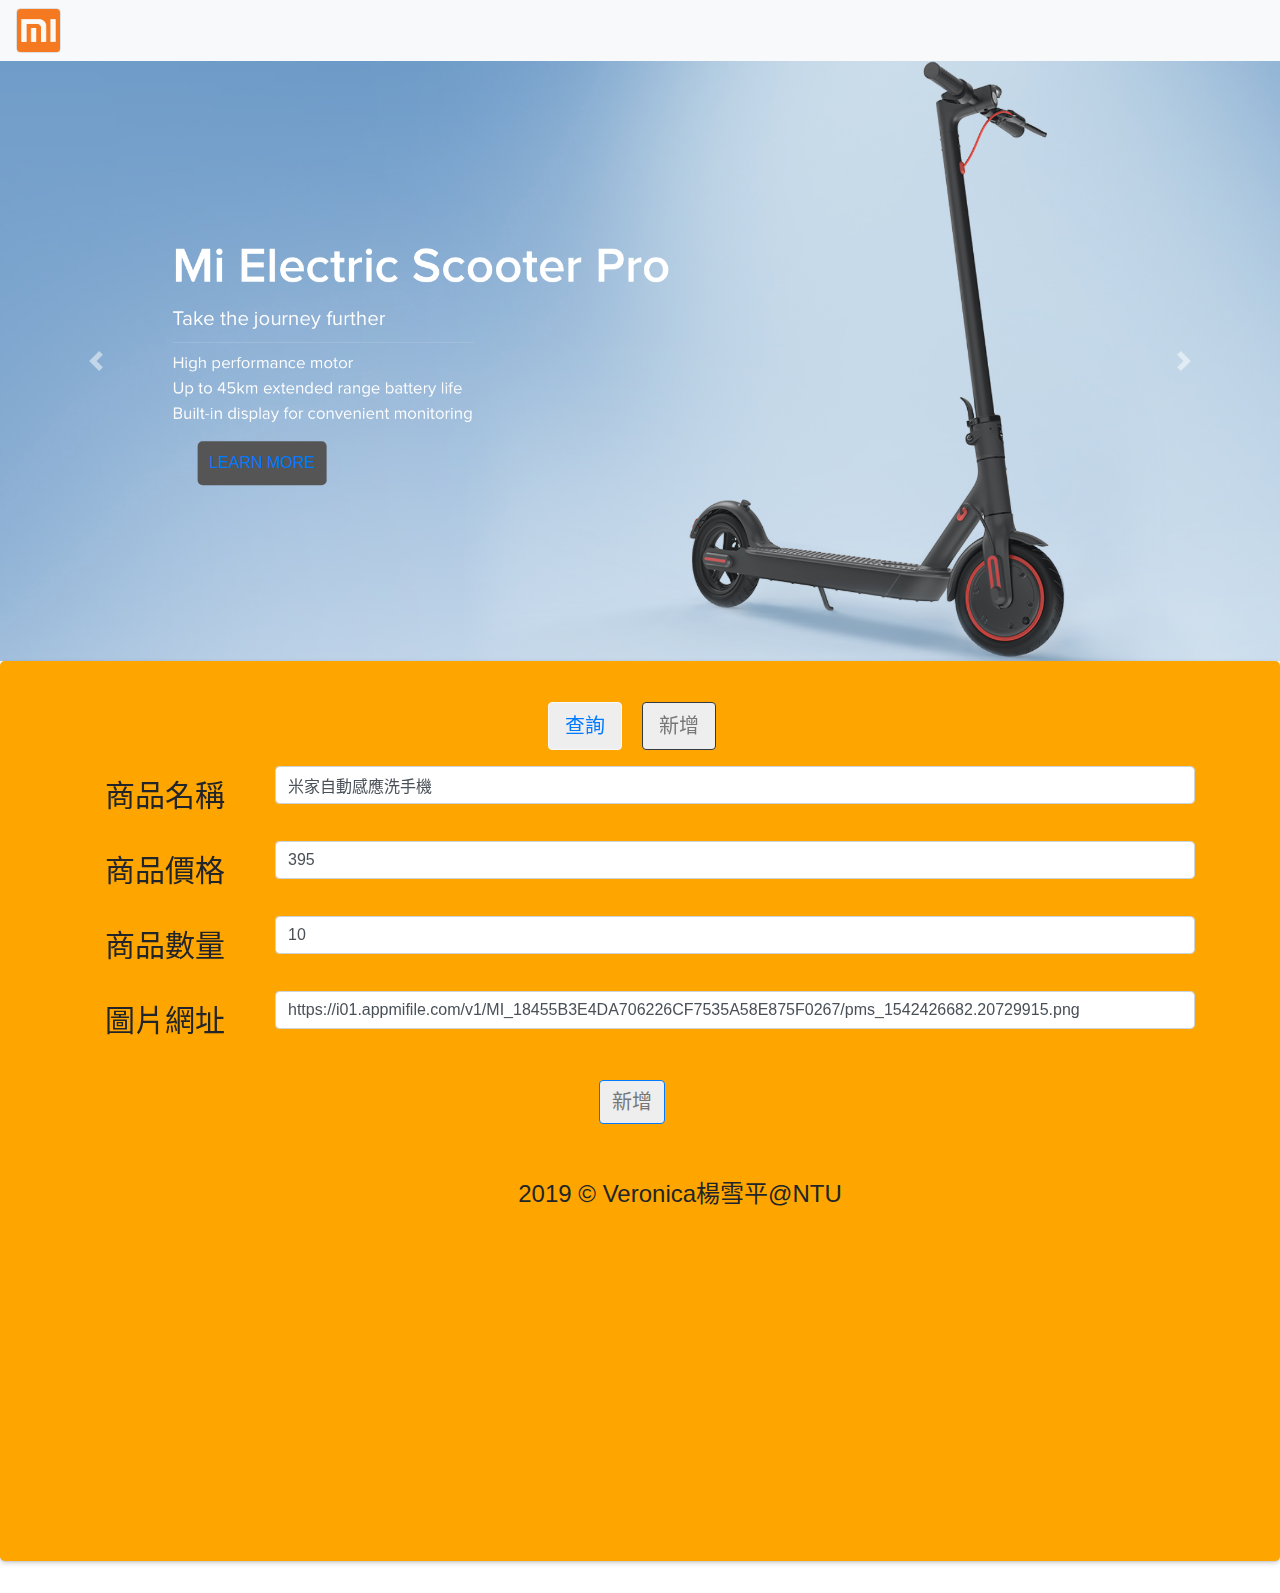
<file: hw2/insert.html>
<html lang="zh-TW">

<head>
    <meta charset="UTF-8">
    <meta name="viewport" content="width=device-width, initial-scale=1.0">
    <meta http-equiv="X-UA-Compatible" content="ie=edge">
    <title>作業二 - 電商前端應用</title>

    <!-- Bootstrap CSS -->
    <link rel="stylesheet" href="https://stackpath.bootstrapcdn.com/bootstrap/4.3.1/css/bootstrap.min.css" integrity="sha384-ggOyR0iXCbMQv3Xipma34MD+dH/1fQ784/j6cY/iJTQUOhcWr7x9JvoRxT2MZw1T" crossorigin="anonymous">
    <!-- 引入我們自己寫的 CSS -->
    <link rel="stylesheet" href="index.css">
</head>

<body>

    <div class="pos-f-t">
        <div class="collapse" id="navbarToggleExternalContent">
            <div class="bg-light">
                <ul class="navbar-nav mr-auto">
                    <li class="nav-item active">
                        <a class="nav-link" href="https://www.mi.com/tw/index.html">首頁 <span class="sr-only">(current)</span></a>
                    </li>
                    <li class="nav-item">
                        <a class="nav-link" href="https://buy.mi.com/tw/accessories/">所有產品 </a>
                    </li>
                    <li class="nav-item">
                        <a class="nav-link" href="https://buy.mi.com/tw/accessories/38">手機</a>
                    </li>
                    <li class="nav-item">
                        <a class="nav-link" href="https://www.mi.com/tw/service/online/">客服</a>
                    </li>
                </ul>
                <form class="form-inline">
                    <input class="form-control-lg" type="search" placeholder="Enter product name..." aria-label="Search">

                </form>
            </div>
        </div>
        <nav class="navbar navbar-light bg-light">
            <img class="navbar-toggler" type="button" data-toggle="collapse" data-target="#navbarToggleExternalContent" aria-controls="navbarToggleExternalContent" aria-expanded="false" aria-label="Toggle navigation" id="logo" src="mi.png" alt="logo">
            </img>
        </nav>
    </div>
    <div>
        <div id="carouselExampleControls" class="carousel slide" data-ride="carousel">
            <div class="carousel-inner">
                <div class="carousel-item active">
                    <img id="photo" src="scooter1.png" alt="mi-scooter">
                    <button class="button1"><a href="https://www.mi.com/global/mi-electric-scooter-pro/">LEARN MORE</a></button>
                </div>
                <div class="carousel-item">
                    <img id="photo" src="mi3.png" alt="xiaomi">
                    <button class="button2"><a href="https://www.mi.com/global/camera-360/">LEARN MORE</a></button>
                </div>
            </div>
            <a class="carousel-control-prev" href="#carouselExampleControls" role="button" data-slide="prev">
                <span class="carousel-control-prev-icon" aria-hidden="true"></span>
                <span class="sr-only">Previous</span>
            </a>
            <a class="carousel-control-next" href="#carouselExampleControls" role="button" data-slide="next">
                <span class="carousel-control-next-icon" aria-hidden="true"></span>
                <span class="sr-only">Next</span>
            </a>
        </div>
    </div>


    <div class="jumbotron" id="x">

        <div class="container">

            <div class="form-group row">
                <div class="col">
                    <button id="query" type="button" class="btn btn-outline-light btn-lg" id="butt"><a href="index.html">查詢</a></button>
                    <button type="button" class="btn btn-outline-dark btn-lg" id="butt1">新增</a></button>
                </div>
            </div>


            <!-- 資料欄位 -->
            <div class="row">
                <div class="col" style="font-size: 30px;">
                    <div class="form-group row">
                        <label for="inputProductName" class="col-sm-2 col-form-label">商品名稱</label>
                        <div class="col-sm-10" style="font-size: 30px;">
                            <input type="text" class="form-control" id="inputProductName" placeholder="請輸入商品名稱" value="米家自動感應洗手機">
                        </div>
                    </div>

                    <div class="form-group row">
                        <label for="inputProductPrice" class="col-sm-2 col-form-label">商品價格</label>
                        <div class="col-sm-10" style="font-size: 30px;">
                            <input type="number" class="form-control" id="inputProductPrice" placeholder="請輸入商品價格" value="395">
                        </div>
                    </div>

                    <div class="form-group row">
                        <label for="inputProductCount" class="col-sm-2 col-form-label">商品數量</label>
                        <div class="col-sm-10" style="font-size: 30px;">
                            <input type="number" class="form-control" id="inputProductCount" placeholder="請輸入商品數量" value="10">
                        </div>
                    </div>

                    <div class="form-group row">
                        <label for="inputProductImage" class="col-sm-2 col-form-label">圖片網址</label>
                        <div class="col-sm-10" style="font-size: 30px;">
                            <input type="text" class="form-control" id="inputProductImage" placeholder="請輸入商品圖片網址" value="https://i01.appmifile.com/v1/MI_18455B3E4DA706226CF7535A58E875F0267/pms_1542426682.20729915.png">
                        </div>
                    </div>

                    <!-- 工具列 -->
                    <div class="form-group row">
                        <div class="col">
                            <button id="insert" type="button" class="btn btn-primary">新增</button>
                        </div>
                    </div>
                </div>
            </div>






            <!-- 頁尾 -->
            <footer>

                <div class="row">
                    <div class="col -sm-12">
                        <div class="text-center" style="font-size:24px;">
                            <p id="cp">2019 &copy; Veronica楊雪平@NTU</p>
                        </div>
                    </div>
                </div>

            </footer>
        </div>
    </div>
    <div id="dialog" class="modal" tabindex="-1" role="dialog">
        <div class="modal-dialog" role="document">
            <div class="modal-content">
                <div class="modal-header">
                    <h5 class="modal-title">系統訊息</h5>
                    <button type="button" class="close" data-dismiss="modal" aria-label="Close">
                <span aria-hidden="true">&times;</span>
              </button>
                </div>
                <div class="modal-body">
                    <p id="message">要顯示的訊息</p>
                </div>
                <div class="modal-footer">
                    <button type="button" class="btn btn-secondary" data-dismiss="modal">關閉</button>
                </div>
            </div>
        </div>
    </div>


    <!-- 引入 Bootstrap 的 JS -->
    <script src="https://ajax.googleapis.com/ajax/libs/jquery/3.4.0/jquery.min.js"></script>
    <!-- <script src="https://code.jquery.com/jquery-3.3.1.slim.min.js" integrity="sha384-q8i/X+965DzO0rT7abK41JStQIAqVgRVzpbzo5smXKp4YfRvH+8abtTE1Pi6jizo" crossorigin="anonymous"></script> -->
    <script src="https://cdnjs.cloudflare.com/ajax/libs/popper.js/1.14.7/umd/popper.min.js" integrity="sha384-UO2eT0CpHqdSJQ6hJty5KVphtPhzWj9WO1clHTMGa3JDZwrnQq4sF86dIHNDz0W1" crossorigin="anonymous"></script>
    <script src="https://stackpath.bootstrapcdn.com/bootstrap/4.3.1/js/bootstrap.min.js" integrity="sha384-JjSmVgyd0p3pXB1rRibZUAYoIIy6OrQ6VrjIEaFf/nJGzIxFDsf4x0xIM+B07jRM" crossorigin="anonymous"></script>

    <!-- 引入我們自己寫的 JavaScript -->
    <script src="insert.js"></script>
</body>

</html>
</file>
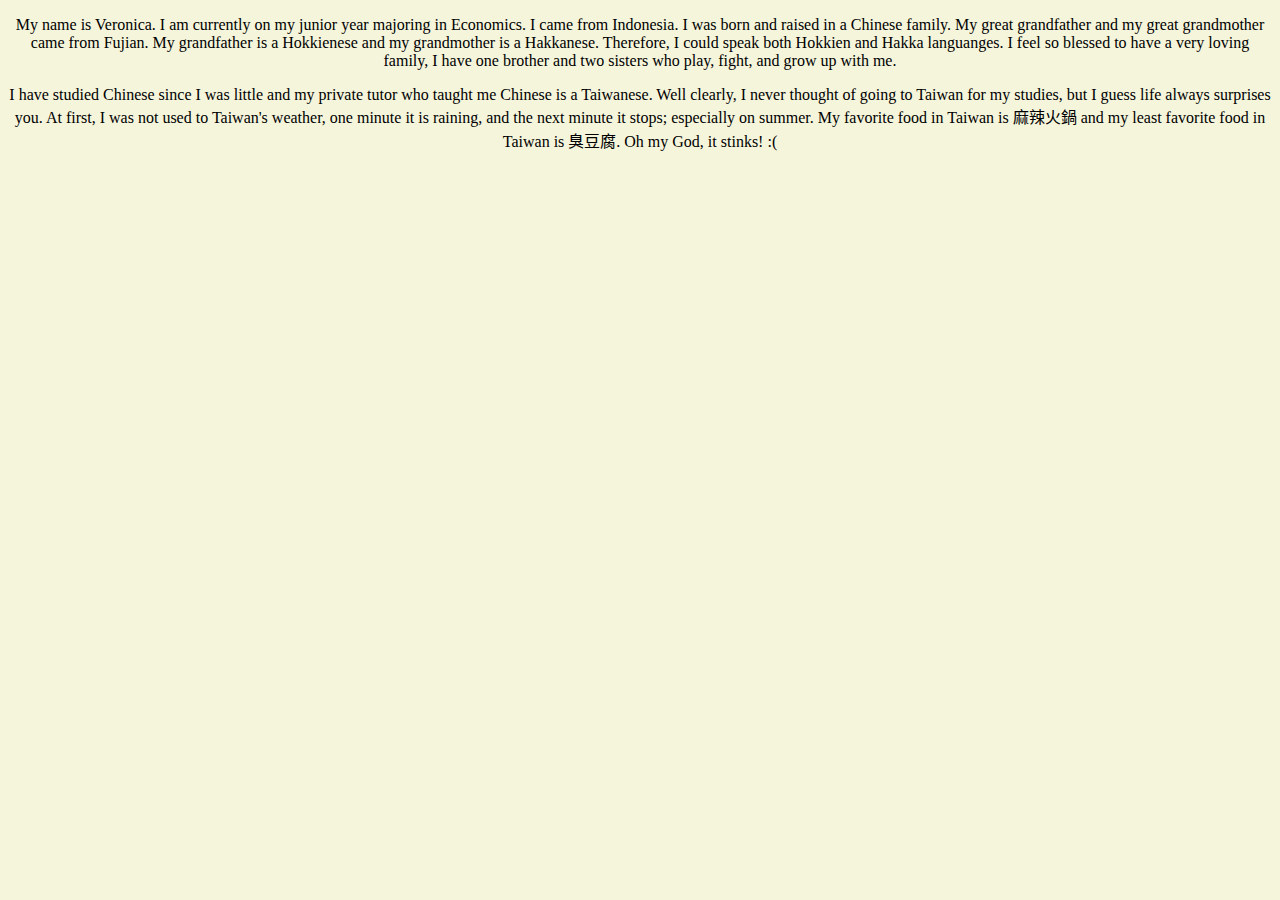
<file: practice2/me.html>
<!DOCTYPE html>
<html lang="zh-TW">

<head>
    <meta charset="UTF-8">
    <meta name="viewport" content="width=device-width, initial-scale=1.0">
    <meta http-equiv="X-UA-Compatible" content="ie=edge">
    <title>me</title>
    <link rel="stylesheet" href="自我介紹.css">

</head>

<body>
    <p>My name is Veronica. I am currently on my junior year majoring in Economics. I came from Indonesia. I was born and raised in a Chinese family. My great grandfather and my great grandmother came from Fujian. My grandfather is a Hokkienese and my grandmother
        is a Hakkanese. Therefore, I could speak both Hokkien and Hakka languanges. I feel so blessed to have a very loving family, I have one brother and two sisters who play, fight, and grow up with me.
    </p>
    <p>
        I have studied Chinese since I was little and my private tutor who taught me Chinese is a Taiwanese. Well clearly, I never thought of going to Taiwan for my studies, but I guess life always surprises you. At first, I was not used to Taiwan's weather,
        one minute it is raining, and the next minute it stops; especially on summer. My favorite food in Taiwan is 麻辣火鍋 and my least favorite food in Taiwan is 臭豆腐. Oh my God, it stinks! :(
    </p>
</body>

</html>
</file>
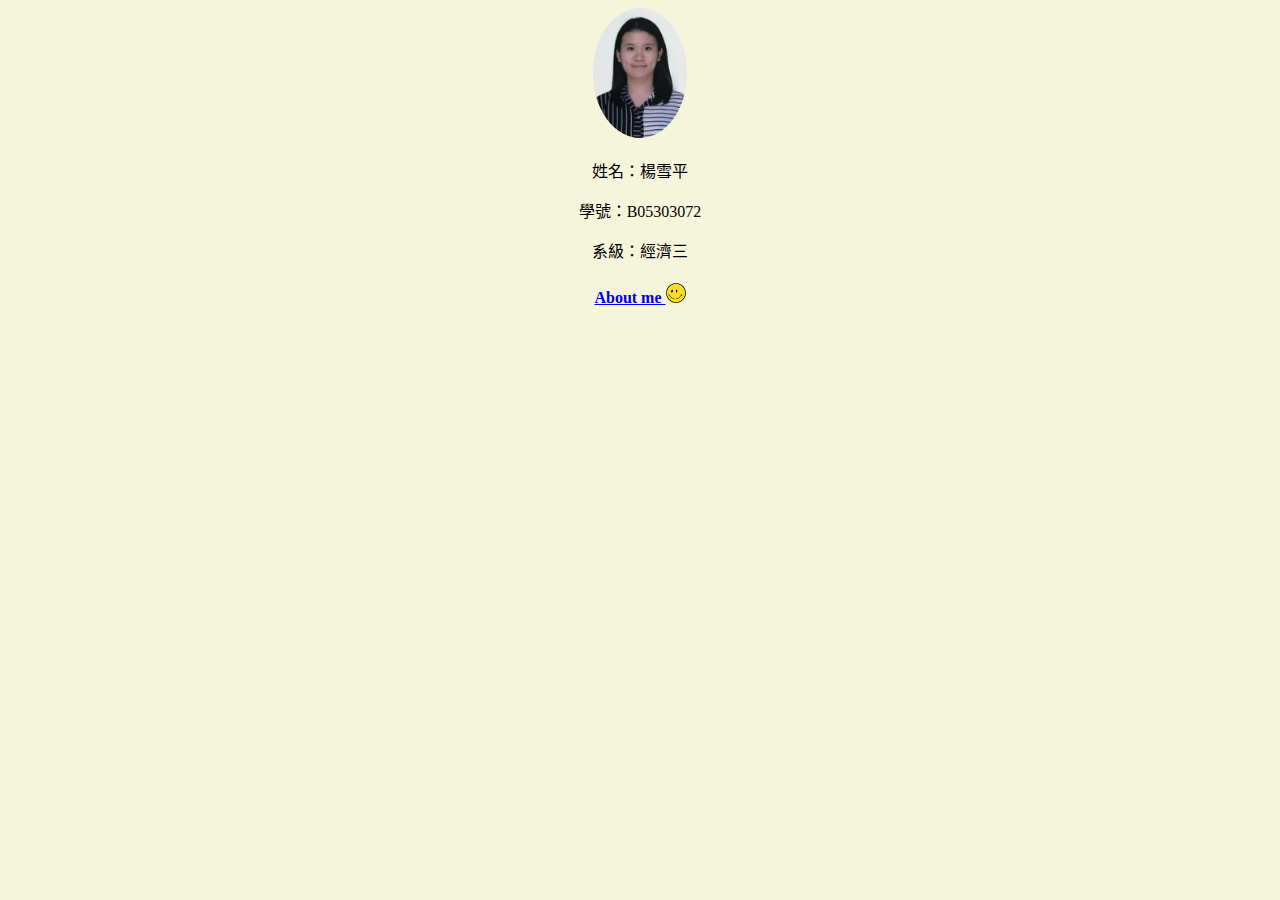
<file: practice2/自我介紹.html>
<!DOCTYPE html>
<html lang="zh-TW">

<head>
    <meta charset="UTF-8">
    <meta name="viewport" content="width=device-width, initial-scale=1.0">
    <meta http-equiv="X-UA-Compatible" content="ie=edge">
    <title>自我介紹</title>
    <link rel="stylesheet" href="自我介紹.css">
    <style>
        a:hover {
            background-color: orangered;
        }
    </style>
</head>

<body>
    <img class="circular--square" src="./img/veroo.jpg" alt="Veronica's photo">
    <p>姓名：楊雪平</p>
    <p>學號：B05303072</p>
    <p>系級：經濟三</p>
    <h4><a href="me.html">About me
            <img src="./img/smiley.png" height="20" width="20" alt="smiley"></a>
    </h4>


</body>

</html>
</file>
<file: hw2/index.css>
/*body {
    box-sizing: border-box;
    font-family: 'Open Sans', sans-serif;
    background: #f8f8f8;
    -webkit-font-smoothing: antialiased;
    -moz-osx-font-smoothing: grayscale;
    text-rendering: optimizeLegibility;
    background-color: #f5f5f5;
}

body * {
    box-sizing: inherit;
}
*/

#page {
    margin: 50px;
}

.button1 {
    position: absolute;
    top: 65%;
    left: 22%;
    transform: translate(-65%, -22%);
    -ms-transform: translate(-65%, -22%);
    background-color: #555;
    color: white;
    font-size: 16px;
    padding: 10px 12px;
    border: none;
    cursor: pointer;
    border-radius: 5px;
}

.button1:hover {
    background-color: black;
}

.button2 {
    position: absolute;
    top: 97%;
    left: 58%;
    transform: translate(-97%, -58%);
    -ms-transform: translate(-97%, -58%);
    background-color: #555;
    color: white;
    font-size: 18px;
    padding: 10px 12px;
    border: none;
    cursor: pointer;
    border-radius: 5px;
}

.button2:hover {
    background-color: black;
}

#logo {
    max-height: 45px;
    border-radius: 10%;
}

.buttonn {
    width: 30%;
    height: 80%
}

.jumbotron {
    align-items: center;
    width: 100%;
    height: 100%;
    /* padding-top: 26.5px; */
    /* padding-bottom: 26.5px; */
    line-height: 27px;
    /* position: relative; */
    background-color: #FFA500;
    /* margin-bottom: 3rem; */
    z-index: 2;
    box-shadow: 0 1px 1px 0 rgba(0, 0, 0, 0.06), 0 2px 5px 0 rgba(0, 0, 0, 0.2);
}

.nav-link {
    font-size: 22px;
    padding-left: 10px;
}

.name {
    font-size: 20px;
    font-family: "Microsoft Yahei", "Hiragino Sans GB", sans-serif;
    color: #212121;
    margin-top: 0px;
    margin-bottom: 3px;
    margin-left: 20px;
    margin-right: 20px;
    line-height: 1.5;
    text-align: center;
}

.image {
    width: 150px;
    height: 150px;
    margin-top: 0px;
    margin-bottom: 22px;
    margin-left: 37px;
    margin-right: 37px;
    border-radius: 40%;
}

.price {
    font-family: "Microsoft Yahei", "Hiragino Sans GB", sans-serif;
    font-weight: 400;
    line-height: 1.5;
    text-align: center;
    color: orangered;
    font-size: 18px;
}

.item {
    height: 300px;
    width: 250px;
    position: relative;
    border: none;
    background: #fff;
    text-align: center;
    background-clip: border-box;
    background-image: none;
    background-origin: padding-box;
    margin-bottom: 40px;
    margin-left: 40px;
    margin-right: 40px;
    margin-top: 40px;
    padding-top: 15px;
    padding-bottom: 5px;
    padding-left: 0px;
    padding-right: 0px;
    border-radius: 20px;
    box-shadow: 0 4px 8px 0 rgba(0, 0, 0, 0.2);
}


/*height: 300px;
    position: relative;
    border: none;
    background: #fff;
    text-align: center;
    background-clip: border-box;
    background-image: none;
    background-origin: padding-box;
    margin-bottom: 20px;
    margin-left: 14px;
    margin-right: 0px;
    margin-top: 0px;
    padding-top: 34px;
    padding-bottom: 20px;
    padding-left: 0px;
    padding-right: 0px;
    border-radius: 10%;
*/

.image:hover {
    box-shadow: 0 15px 30px rgba(0, 0, 0, .1);
    transform: translate3d(10px, 10px, 10px);
    transition-delay: 0s;
    transition-duration: 0.2s;
    transition-property: all;
    transition-timing-function: linear;
}

.item:hover {
    box-shadow: 0 15px 30px rgba(0, 0, 0, .1);
    transform: translate3d(-5px, -5px, 0);
    transition-delay: 0s;
    transition-duration: 0.2s;
    transition-property: all;
    transition-timing-function: linear;
}

.col {
    -ms-flex-preferred-size: 0;
    flex-basis: 0;
    -ms-flex-positive: 1;
    /* -webkit-mask-position-x: center; */
    flex-grow: 1;
    max-width: 100%;
    text-align: center;
}

.btn {
    display: inline-block;
    font-size: 20px;
    color: #777;
    background: #eee;
    margin-top: .875rem;
    margin-right: 1rem;
    cursor: pointer;
    border-radius: 4px;
}

.carousel-inner {
    width: 100%;
    height: relative;
}

.navbar {
    max-height: 65px;
}

.navbar-brand {
    max-height: 40px;
}

#photo {
    max-height: 600px;
}

@media (min-width: 768px) {
    .navbar-nav>li>a {
        /* (80px - line-height of 27px) / 2 = 26.5px */
        padding-top: 26.5px;
        padding-bottom: 26.5px;
        line-height: 27px;
    }
}

#cp {
    margin: 40px;
    width: 100%;
    background-color: #FFA500;
}

.navbar-toggler {
    max-width: 100px;
    padding: unset;
}

#x {
    align-items: center;
    width: 100%;
    height: 100%;
    padding-top: 26.5px;
    padding-bottom: 26.5px;
    line-height: 27px;
    position: relative;
    background-color: #FFA500;
    /* margin-bottom: 3rem; */
    z-index: 2;
    box-shadow: 0 1px 1px 0 rgba(0, 0, 0, 0.06), 0 2px 5px 0 rgba(0, 0, 0, 0.2);
}
</file>
<file: practice2/自我介紹.css>
body {
    background-color: beige;
    text-align: center;
}

.circular--square {
    width: 150x;
    height: 130px;
    border-radius: 50%;
}
</file>
<file: korean/css/style.css>
/*
  Theme Name: DevFolio
  Theme URL: https://bootstrapmade.com/devfolio-bootstrap-portfolio-html-template/
  Author: BootstrapMade.com
  License: https://bootstrapmade.com/license/
*/


/*======================================
//--//-->   STYLES GENERALES
======================================*/

body {
    background-color: #f5f5f5;
    color: #4e4e4e;
}

h1,
h2,
h3,
h4,
h5,
h6 {
    color: #1e1e1e;
}

a {
    color: #1e1e1e;
    transition: all 0.5s ease-in-out;
}

a:hover {
    color: #0078ff;
    text-decoration: none;
    transition: all 0.5s ease-in-out;
}

.p-r {
    position: relative;
}

.color-a {
    color: #0078ff;
}

.color-d {
    color: #f5f5f5;
}

.color-text-a {
    color: #4e4e4e;
}

.box-shadow,
.paralax-mf,
.service-box,
.work-box,
.card-blog {
    box-shadow: 0 13px 8px -10px rgba(0, 0, 0, 0.1);
}

.box-shadow-a,
.button:hover {
    box-shadow: 0 0 0 4px #cde1f8;
}

.display-5 {
    font-size: 2.5rem;
    font-weight: 300;
    line-height: 1.1;
}

.display-6 {
    font-size: 2rem;
    font-weight: 300;
    line-height: 1.1;
}

.avatar {
    width: 32px;
    height: 32px;
    margin-right: 4px;
    overflow: hidden;
}

.bg-image {
    background-repeat: no-repeat;
    background-attachment: fixed;
    background-size: cover;
    background-position: center center;
}

.overlay-mf {
    background-color: #0078ff;
}

.overlay-mf {
    position: absolute;
    top: 0;
    left: 0px;
    padding: 0;
    height: 100%;
    width: 100%;
    opacity: .7;
}

.paralax-mf {
    position: relative;
    padding: 8rem 0;
}

.display-table {
    width: 100%;
    height: 100%;
    display: table;
}

.table-cell {
    display: table-cell;
    vertical-align: middle;
}


/*--/ Sections /--*/

.sect-4 {
    padding: 4rem 0;
}

.sect-pt4 {
    padding-top: 4rem;
}

.sect-mt4 {
    margin-top: 4rem;
}


/*--/ Title s /--*/

.title-s {
    font-weight: 600;
    color: #1e1e1e;
    font-size: 1.1rem;
}


/*--/ Title A /--*/

.title-box {
    margin-bottom: 4rem;
}

.title-a {
    font-size: 3rem;
    font-weight: bold;
    text-transform: uppercase;
}

.subtitle-a {
    color: #4e4e4e;
}

.line-mf {
    width: 40px;
    height: 5px;
    background-color: #0078ff;
    margin: 0 auto;
}


/*--/ Title Left /--*/

.title-box-2 {
    margin-bottom: 3rem;
}

.title-left {
    font-size: 2rem;
    position: relative;
}

.title-left:before {
    content: '';
    position: absolute;
    height: 3px;
    background-color: #0078ff;
    width: 100px;
    bottom: -12px;
}


/*------/ Box /------*/

.box-pl2 {
    padding-left: 2rem;
}

.box-shadow-full {
    padding: 3rem 1.25rem;
    position: relative;
    background-color: #fff;
    margin-bottom: 3rem;
    z-index: 2;
    box-shadow: 0 1px 1px 0 rgba(0, 0, 0, 0.06), 0 2px 5px 0 rgba(0, 0, 0, 0.2);
}


/*------/ Socials /------*/

.socials {
    padding: 1.5rem 0;
}

.socials ul li {
    display: inline-block;
}

.socials .ico-circle {
    height: 40px;
    width: 40px;
    font-size: 1.7rem;
    border-radius: 50%;
    line-height: 1.4;
    margin: 0 15px 0 0;
    box-shadow: 0 0 0 3px #0078ff;
    transition: all 500ms ease;
}

.socials .ico-circle:hover {
    background-color: #0078ff;
    color: #fff;
    box-shadow: 0 0 0 3px #cde1f8;
    transition: all 500ms ease;
}


/*------/ Ul resect /------*/

.ul-resect,
.socials ul,
.list-ico,
.blog-wrapper .post-meta ul,
.box-comments .list-comments,
.widget-sidebar .list-sidebar,
.widget-tags ul {
    list-style: none;
    padding-left: 0;
    margin-bottom: 0;
}

.list-ico {
    line-height: 2;
}

.list-ico span {
    color: #0078ff;
    margin-right: 10px;
}


/*------/ Ico Circle /------*/

.ico-circle {
    height: 100px;
    width: 100px;
    font-size: 2rem;
    border-radius: 50%;
    line-height: 1.55;
    margin: 0 auto;
    text-align: center;
    box-shadow: 0 0 0 10px #0078ff;
    display: block;
}


/*------/ Owl Carousel /------*/

.owl-theme .owl-dots {
    text-align: center;
    margin-top: 18px;
}

.owl-theme .owl-dots .owl-dot {
    display: inline-block;
}

.owl-theme .owl-dots .owl-dot span {
    width: 18px;
    height: 7px;
    margin: 5px 5px;
    background: #cde1f8;
    border: 0px solid #cde1f8;
    display: block;
    transition: all 0.6s ease-in-out;
    cursor: pointer;
}

.owl-theme .owl-dots .owl-dot:hover span {
    background-color: #cde1f8;
}

.owl-theme .owl-dots .owl-dot.active span {
    background-color: #1B1B1B;
    width: 25px;
}


/*--/ Scrolltop s /--*/

.scrolltop-mf {
    position: relative;
    display: none;
}

.scrolltop-mf span {
    z-index: 999;
    position: fixed;
    width: 42px;
    height: 42px;
    background-color: #0078ff;
    opacity: .7;
    font-size: 1.6rem;
    line-height: 1.5;
    text-align: center;
    color: #fff;
    top: auto;
    left: auto;
    right: 30px;
    bottom: 50px;
    cursor: pointer;
    border-radius: 50%;
}


/* Back to top button */

.back-to-top {
    position: fixed;
    display: none;
    background: #0078ff;
    color: #fff;
    width: 44px;
    height: 44px;
    text-align: center;
    line-height: 1;
    font-size: 16px;
    border-radius: 50%;
    right: 15px;
    bottom: 15px;
    transition: background 0.5s;
    z-index: 11;
}

.back-to-top i {
    padding-top: 12px;
    color: #fff;
}


/* Prelaoder */

#preloader {
    position: fixed;
    top: 0;
    left: 0;
    right: 0;
    bottom: 0;
    z-index: 9999;
    overflow: hidden;
    background: #fff;
}

#preloader:before {
    content: "";
    position: fixed;
    top: calc(50% - 30px);
    left: calc(50% - 30px);
    border: 6px solid #f2f2f2;
    border-top: 6px solid #0078ff;
    border-radius: 50%;
    width: 60px;
    height: 60px;
    -webkit-animation: animate-preloader 1s linear infinite;
    animation: animate-preloader 1s linear infinite;
}

@-webkit-keyframes animate-preloader {
    0% {
        -webkit-transform: rotate(0deg);
        transform: rotate(0deg);
    }
    100% {
        -webkit-transform: rotate(360deg);
        transform: rotate(360deg);
    }
}

@keyframes animate-preloader {
    0% {
        -webkit-transform: rotate(0deg);
        transform: rotate(0deg);
    }
    100% {
        -webkit-transform: rotate(360deg);
        transform: rotate(360deg);
    }
}


/*======================================
//--//-->   NAVBAR
======================================*/

.navbar-b {
    transition: all .5s ease-in-out;
    background-color: transparent;
    padding-top: 1.563rem;
    padding-bottom: 1.563rem;
}

.navbar-b.navbar-reduce {
    box-shadow: 0px 6px 9px 0px rgba(0, 0, 0, 0.06);
}

.navbar-b.navbar-trans .nav-item,
.navbar-b.navbar-reduce .nav-item {
    position: relative;
    padding-right: 10px;
    padding-left: 0;
}

.navbar-b.navbar-trans .nav-link,
.navbar-b.navbar-reduce .nav-link {
    color: #fff;
    text-transform: uppercase;
    font-weight: 600;
}

.navbar-b.navbar-trans .nav-link:before,
.navbar-b.navbar-reduce .nav-link:before {
    content: '';
    position: absolute;
    margin-left: 0px;
    width: 0%;
    bottom: 0;
    left: 0;
    height: 2px;
    transition: all 500ms ease;
}

.navbar-b.navbar-trans .nav-link:hover,
.navbar-b.navbar-reduce .nav-link:hover {
    color: #1B1B1B;
}

.navbar-b.navbar-trans .nav-link:hover:before,
.navbar-b.navbar-reduce .nav-link:hover:before {
    width: 35px;
}

.navbar-b.navbar-trans .show>.nav-link:before,
.navbar-b.navbar-trans .active>.nav-link:before,
.navbar-b.navbar-trans .nav-link.show:before,
.navbar-b.navbar-trans .nav-link.active:before,
.navbar-b.navbar-reduce .show>.nav-link:before,
.navbar-b.navbar-reduce .active>.nav-link:before,
.navbar-b.navbar-reduce .nav-link.show:before,
.navbar-b.navbar-reduce .nav-link.active:before {
    width: 35px;
}

.navbar-b.navbar-trans .nav-link:before {
    background-color: #fff;
}

.navbar-b.navbar-trans .nav-link:hover {
    color: #fff;
}

.navbar-b.navbar-trans .show>.nav-link,
.navbar-b.navbar-trans .active>.nav-link,
.navbar-b.navbar-trans .nav-link.show,
.navbar-b.navbar-trans .nav-link.active {
    color: #fff;
}

.navbar-b.navbar-reduce {
    transition: all .5s ease-in-out;
    background-color: #fff;
    padding-top: 15px;
    padding-bottom: 15px;
}

.navbar-b.navbar-reduce .nav-link {
    color: #0078ff;
}

.navbar-b.navbar-reduce .nav-link:before {
    background-color: #0078ff;
}

.navbar-b.navbar-reduce .nav-link:hover {
    color: #0078ff;
}

.navbar-b.navbar-reduce .show>.nav-link,
.navbar-b.navbar-reduce .active>.nav-link,
.navbar-b.navbar-reduce .nav-link.show,
.navbar-b.navbar-reduce .nav-link.active {
    color: #0078ff;
}

.navbar-b.navbar-reduce .navbar-brand {
    color: #0078ff;
}

.navbar-b.navbar-reduce .navbar-toggler span {
    background-color: #1B1B1B;
}

.navbar-b .navbar-brand {
    color: #fff;
    font-size: 1.6rem;
    font-weight: 600;
}

.navbar-b .navbar-nav .dropdown-item.show .dropdown-menu,
.navbar-b .dropdown.show .dropdown-menu,
.navbar-b .dropdown-btn.show .dropdown-menu {
    -webkit-transform: translate3d(0px, 0px, 0px);
    transform: translate3d(0px, 0px, 0px);
    visibility: visible !important;
}

.navbar-b .dropdown-menu {
    margin: 1.12rem 0 0;
    border-radius: 0;
}

.navbar-b .dropdown-menu .dropdown-item {
    padding: .7rem 1.7rem;
    transition: all 500ms ease;
}

.navbar-b .dropdown-menu .dropdown-item:hover {
    background-color: #0078ff;
    color: #fff;
    transition: all 500ms ease;
}

.navbar-b .dropdown-menu .dropdown-item.active {
    background-color: #0078ff;
}


/*--/ Hamburger Navbar /--*/

.navbar-toggler {
    position: relative;
}

.navbar-toggler:focus,
.navbar-toggler:active {
    outline: 0;
}

.navbar-toggler span {
    display: block;
    background-color: #fff;
    height: 3px;
    width: 25px;
    margin-top: 4px;
    margin-bottom: 4px;
    -webkit-transform: rotate(0deg);
    transform: rotate(0deg);
    left: 0;
    opacity: 1;
}

.navbar-toggler span:nth-child(1),
.navbar-toggler span:nth-child(3) {
    transition: -webkit-transform .35s ease-in-out;
    transition: transform .35s ease-in-out;
    transition: transform .35s ease-in-out, -webkit-transform .35s ease-in-out;
}

.navbar-toggler:not(.collapsed) span:nth-child(1) {
    position: absolute;
    left: 12px;
    top: 10px;
    -webkit-transform: rotate(135deg);
    transform: rotate(135deg);
    opacity: 0.9;
}

.navbar-toggler:not(.collapsed) span:nth-child(2) {
    height: 12px;
    visibility: hidden;
    background-color: transparent;
}

.navbar-toggler:not(.collapsed) span:nth-child(3) {
    position: absolute;
    left: 12px;
    top: 10px;
    -webkit-transform: rotate(-135deg);
    transform: rotate(-135deg);
    opacity: 0.9;
}


/*======================================
//--//-->   INTRO
======================================*/

.intro {
    height: 100vh;
    position: relative;
    color: #fff;
}

.intro .intro-content {
    text-align: center;
    position: absolute;
}

.intro .overlay-itro {
    background-color: rgba(0, 0, 0, 0.6);
    position: absolute;
    top: 0;
    left: 0px;
    padding: 0;
    height: 100%;
    width: 100%;
    opacity: .9;
}

.intro .intro-title {
    color: #fff;
    font-weight: 600;
    font-size: 3rem;
}

.intro .intro-subtitle {
    font-size: 1.5rem;
    font-weight: 300;
}

.intro .text-slider-items {
    display: none;
}

.intro-single {
    height: 350px;
}

.intro-single .intro-content {
    margin-top: 30px;
}

.intro-single .intro-title {
    text-transform: uppercase;
    font-size: 3rem;
}

.intro-single .breadcrumb {
    background-color: transparent;
    color: #0078ff;
}

.intro-single .breadcrumb .breadcrumb-item:before {
    color: #cde1f8;
}

.intro-single .breadcrumb .breadcrumb-item.active {
    color: #cde1f8;
}

.intro-single .breadcrumb a {
    color: #fff;
}


/*======================================
//--//-->   ABOUT
======================================*/

.about-mf .box-shadow-full {
    padding-top: 4rem;
    padding-bottom: 4rem;
}

.about-mf .about-img {
    margin-bottom: 2rem;
}

.about-mf .about-img img {
    margin-left: 10px;
}

.skill-mf span {
    color: #4e4e4e;
}

.skill-mf .progress {
    background-color: #cde1f8;
    margin: .5rem 0 1.2rem 0;
    border-radius: 0;
    height: .7rem;
}

.skill-mf .progress .progress-bar {
    height: .7rem;
    background-color: #0078ff;
}


/*======================================
//--//-->   SERVICES
======================================*/

.service-box {
    background-color: #fff;
    padding: 2.5rem 1.3rem;
    border-radius: 1rem;
    margin-bottom: 3rem;
}

.service-box:hover .ico-circle {
    transition: all 500ms ease;
    color: #fff;
    background-color: #0078ff;
    box-shadow: 0 0 0 10px #cde1f8;
}

.service-box .service-ico {
    margin-bottom: 1rem;
    color: #1e1e1e;
}

.service-box .ico-circle {
    transition: all 500ms ease;
    font-size: 4rem;
}

.service-box .s-title {
    font-size: 1.4rem;
    text-transform: uppercase;
    text-align: center;
    padding: .4rem 0;
}

.service-box .s-description {
    color: #4e4e4e;
}


/*======================================
//--//-->   COUNTER
======================================*/

.counter-box {
    color: #fff;
    text-align: center;
}

.counter-ico {
    margin-bottom: 1rem;
}

.counter-ico .ico-circle {
    height: 60px;
    width: 60px;
    line-height: 1.8;
    box-shadow: 0 0 0 10px #cde1f8;
}

.counter-num .counter {
    font-size: 2rem;
    margin-bottom: 0;
}


/*======================================
//--//-->   PORTFOLIO
======================================*/

.work-box {
    margin-bottom: 3rem;
    -webkit-backface-visibility: hidden;
    backface-visibility: hidden;
    background-color: #fff;
}

.work-box:hover img {
    -webkit-transform: scale(1.3);
    transform: scale(1.3);
}

.work-img {
    display: block;
    overflow: hidden;
}

.work-img img {
    transition: all 1s;
}

.work-content {
    padding: 2rem 3% 1rem 4%;
}

.work-content .w-more {
    color: #4e4e4e;
    font-size: .8rem;
}

.work-content .w-more .w-ctegory {
    color: #0078ff;
}

.work-content .w-like {
    font-size: 2.5rem;
    color: #0078ff;
    float: right;
}

.work-content .w-like a {
    color: #0078ff;
}

.work-content .w-like .num-like {
    font-size: .7rem;
}

.w-title {
    font-size: 1.2rem;
}


/*======================================
//--//-->   TESTIMONIALS
======================================*/

.testimonials .owl-carousel .owl-item img {
    width: auto;
}

.testimonial-box {
    color: #fff;
    text-align: center;
}

.testimonial-box .author-test {
    margin-top: 1rem;
}

.testimonial-box .author-test img {
    margin: 0 auto;
}

.testimonial-box .author {
    color: #fff;
    text-transform: uppercase;
    font-weight: 600;
    margin: 1rem 0;
    display: block;
    font-size: 1.4rem;
}

.testimonial-box .comit {
    font-size: 2rem;
    color: #0078ff;
    background-color: #fff;
    width: 52px;
    height: 52px;
    display: block;
    margin: 0 auto;
    border-radius: 50%;
    line-height: 1.6;
}


/*======================================
//--//-->   BLOG
======================================*/

.card-blog .card-body {
    position: relative;
}

.card-blog .card-category-box {
    position: absolute;
    text-align: center;
    top: -16px;
    left: 15px;
    right: 15px;
    line-height: 25px;
    overflow: hidden;
}

.card-blog .card-category {
    display: inline-block;
    color: #fff;
    padding: 0 15px 5px;
    overflow: hidden;
    background-color: #0078ff;
    border-radius: 4px;
}

.card-blog .card-category .category {
    color: #fff;
    display: inline-block;
    text-transform: uppercase;
    font-size: .7rem;
    letter-spacing: .1px;
    margin-bottom: 0;
}

.card-blog .card-title {
    font-size: 1.3rem;
    margin-top: .6rem;
}

.card-blog .card-description {
    color: #4e4e4e;
}

.card-blog .post-author {
    display: inline-block;
}

.card-blog .post-date {
    color: #4e4e4e;
    display: inline-block;
    float: right;
}


/*======================================
//--//-->   BLOG-SINGLE
======================================*/

.post-box,
.form-comments,
.box-comments,
.widget-sidebar {
    padding: 2rem;
    background-color: #fff;
    margin-bottom: 3rem;
}

.blog-wrapper .article-title {
    font-size: 1.5rem;
}

.blog-wrapper .post-meta {
    margin: 1rem 0;
}

.blog-wrapper .post-meta ul {
    border-left: 4px solid #0078ff;
    margin-top: 1rem;
}

.blog-wrapper .post-meta ul li {
    display: inline-block;
    margin-left: 15px;
}

.blog-wrapper .post-meta ul a {
    color: #0078ff;
}

.blog-wrapper .post-meta ul span {
    color: #1e1e1e;
}

.blog-wrapper .blockquote {
    border-left: 4px solid #0078ff;
    padding: 18px;
    font-style: italic;
}


/*------/ Comments /------*/

.box-comments .list-comments li {
    padding-bottom: 40px;
}

.box-comments .list-comments .comment-avatar {
    display: table-cell;
    vertical-align: top;
}

.box-comments .list-comments .comment-avatar img {
    width: 80px;
    height: 80px;
}

.box-comments .list-comments .comment-author {
    font-size: 1.3rem;
}

.box-comments .list-comments .comment-details {
    display: table-cell;
    vertical-align: top;
    padding-left: 25px;
}

.box-comments .list-comments a {
    color: #0078ff;
}

.box-comments .list-comments span {
    color: #1e1e1e;
    font-style: italic;
}

.box-comments .comment-children {
    margin-left: 40px;
}


/*------/ Sidebar /------*/

.widget-sidebar .sidebar-title {
    font-size: 1.6rem;
    font-weight: 600;
    border-left: 5px solid #0078ff;
    padding-left: 15px;
    text-transform: uppercase;
    margin-bottom: 1.5rem;
}

.widget-sidebar .list-sidebar li {
    position: relative;
    padding: 6px 0 6px 24px;
}

.widget-sidebar .list-sidebar li:before {
    position: absolute;
    content: "";
    width: 10px;
    height: 1px;
    left: 0;
    background-color: #0078ff;
    top: 20px;
}

.sidebar-search input {
    background-color: #fff;
    border-radius: 0;
    transition: all 0.5s ease-in-out;
}

.sidebar-search .btn-search {
    background-color: #0078ff;
    border-color: #0078ff;
    border-radius: 0;
    padding-left: 20px;
    padding-right: 20px;
}

.widget-tags ul li {
    display: inline-block;
    background-color: #0078ff;
    padding: .2rem .6rem;
    margin-bottom: .5rem;
    border-radius: 15px;
}

.widget-tags ul li a {
    color: #fff;
}


/*======================================
//--//-->   CONTACT
======================================*/

.footer-paralax {
    padding: 4rem 0 0 0;
}

.contact-mf {
    margin-top: 4rem;
}


/*======================================
//--//-->   FOOTER
======================================*/

footer {
    text-align: center;
    color: #fff;
    padding-bottom: 4rem;
}

footer .copyright {
    margin-bottom: .3rem;
}

footer .credits {
    margin-bottom: 0;
}

footer .credits a {
    color: #fff;
}


/*======================================
//--//-->   CONtaCT FORM
======================================*/

#sendmessage {
    color: #0078ff;
    border: 1px solid #0078ff;
    display: none;
    text-align: center;
    padding: 15px;
    font-weight: 600;
    margin-bottom: 15px;
}

#errormessage {
    color: red;
    display: none;
    border: 1px solid red;
    text-align: center;
    padding: 15px;
    font-weight: 600;
    margin-bottom: 15px;
}

#sendmessage.show,
#errormessage.show,
.show {
    display: block;
}

.validation {
    color: red;
    display: none;
    margin: 0 0 20px;
    font-weight: 400;
    font-size: 13px;
}


/*======================================
//--//-->   BUTTON
======================================*/

.button {
    display: inline-block;
    padding: .3rem .6rem;
    text-align: center;
    vertical-align: middle;
    -webkit-user-select: none;
    -moz-user-select: none;
    -ms-user-select: none;
    user-select: none;
    font-size: 1rem;
    border-radius: .3rem;
    border: 1px solid transparent;
    transition: all 500ms ease;
    cursor: pointer;
}

.button:focus {
    outline: 0;
}

.button:hover {
    background-color: #0062d3;
    color: #fff;
    transition: all 500ms ease;
}

.button-a {
    background-color: #0078ff;
    color: #fff;
    border-color: #cde1f8;
}

.button-big {
    padding: .9rem 2.3rem;
    font-size: 1.2rem;
}

.button-rouded {
    border-radius: 5rem;
}

.btn-lg {
    padding: .5rem 1rem;
    font-size: 1.25rem;
    line-height: 1.5;
    border-radius: .3rem;
}

@media (min-width: 577px) {
    .counter-box {
        margin-bottom: 1.8rem;
    }
}

@media (min-width: 767px) {
    .about-mf .box-pl2 {
        margin-top: 3rem;
        padding-left: 0rem;
    }
    .card-blog {
        margin-bottom: 3rem;
    }
    .contact-mf .box-pl2 {
        margin-top: 3rem;
        padding-left: 0rem;
    }
}

@media (min-width: 768px) {
    .box-shadow-full {
        padding: 3rem;
    }
    .navbar-b.navbar-trans .nav-item,
    .navbar-b.navbar-reduce .nav-item {
        padding-left: 10px;
    }
    .navbar-b.navbar-trans .nav-link:before,
    .navbar-b.navbar-reduce .nav-link:before {
        margin-left: 18px;
    }
    .intro .intro-title {
        font-size: 4.5rem;
    }
    .intro .intro-subtitle {
        font-size: 2.5rem;
    }
    .intro-single .intro-title {
        font-size: 3.5rem;
    }
    .testimonial-box .description {
        padding: 0 5rem;
    }
    .post-box,
    .form-comments,
    .box-comments,
    .widget-sidebar {
        padding: 3rem;
    }
    .blog-wrapper .article-title {
        font-size: 1.9rem;
    }
    .box-comments .list-comments .comment-author {
        font-size: 1.5rem;
    }
}

@media (min-width: 992px) {
    .testimonial-box .description {
        padding: 0 8rem;
    }
}

@media (min-width: 1200px) {
    .testimonial-box .description {
        padding: 0 13rem;
    }
}

@media (max-width: 1024px) {
    .bg-image {
        background-attachment: scroll;
    }
}

@media (max-width: 768px) {
    .back-to-top {
        bottom: 15px;
    }
}
</file>
<file: 期中作業-個人履歷/css/style.css>
/*
  Theme Name: DevFolio
  Theme URL: https://bootstrapmade.com/devfolio-bootstrap-portfolio-html-template/
  Author: BootstrapMade.com
  License: https://bootstrapmade.com/license/
*/


/*======================================
//--//-->   STYLES GENERALES
======================================*/

body {
    background-color: #f5f5f5;
    color: #4e4e4e;
}

h1,
h2,
h3,
h4,
h5,
h6 {
    color: #1e1e1e;
}

a {
    color: #1e1e1e;
    transition: all 0.5s ease-in-out;
}

a:hover {
    color: #0078ff;
    text-decoration: none;
    transition: all 0.5s ease-in-out;
}

.p-r {
    position: relative;
}

.color-a {
    color: #0078ff;
}

.color-d {
    color: #f5f5f5;
}

.color-text-a {
    color: #4e4e4e;
}

.box-shadow,
.paralax-mf,
.service-box,
.work-box,
.card-blog {
    box-shadow: 0 13px 8px -10px rgba(0, 0, 0, 0.1);
}

.box-shadow-a,
.button:hover {
    box-shadow: 0 0 0 4px #cde1f8;
}

.display-5 {
    font-size: 2.5rem;
    font-weight: 300;
    line-height: 1.1;
}

.display-6 {
    font-size: 2rem;
    font-weight: 300;
    line-height: 1.1;
}

.avatar {
    width: 32px;
    height: 32px;
    margin-right: 4px;
    overflow: hidden;
}

.bg-image {
    background-repeat: no-repeat;
    background-attachment: fixed;
    background-size: cover;
    background-position: center center;
}

.overlay-mf {
    background-color: #0078ff;
}

.overlay-mf {
    position: absolute;
    top: 0;
    left: 0px;
    padding: 0;
    height: 100%;
    width: 100%;
    opacity: .7;
}

.paralax-mf {
    position: relative;
    padding: 8rem 0;
}

.display-table {
    width: 100%;
    height: 100%;
    display: table;
}

.table-cell {
    display: table-cell;
    vertical-align: middle;
}


/*--/ Sections /--*/

.sect-4 {
    padding: 4rem 0;
}

.sect-pt4 {
    padding-top: 4rem;
}

.sect-mt4 {
    margin-top: 4rem;
}


/*--/ Title s /--*/

.title-s {
    font-weight: 600;
    color: #1e1e1e;
    font-size: 1.1rem;
}


/*--/ Title A /--*/

.title-box {
    margin-bottom: 4rem;
}

.title-a {
    font-size: 3rem;
    font-weight: bold;
    text-transform: uppercase;
}

.subtitle-a {
    color: #4e4e4e;
}

.line-mf {
    width: 40px;
    height: 5px;
    background-color: #0078ff;
    margin: 0 auto;
}


/*--/ Title Left /--*/

.title-box-2 {
    margin-bottom: 3rem;
}

.title-left {
    font-size: 2rem;
    position: relative;
}

.title-left:before {
    content: '';
    position: absolute;
    height: 3px;
    background-color: #0078ff;
    width: 100px;
    bottom: -12px;
}


/*------/ Box /------*/

.box-pl2 {
    padding-left: 2rem;
}

.box-shadow-full {
    padding: 3rem 1.25rem;
    position: relative;
    background-color: #fff;
    margin-bottom: 3rem;
    z-index: 2;
    box-shadow: 0 1px 1px 0 rgba(0, 0, 0, 0.06), 0 2px 5px 0 rgba(0, 0, 0, 0.2);
}


/*------/ Socials /------*/

.socials {
    padding: 1.5rem 0;
}

.socials ul li {
    display: inline-block;
}

.socials .ico-circle {
    height: 40px;
    width: 40px;
    font-size: 1.7rem;
    border-radius: 50%;
    line-height: 1.4;
    margin: 0 15px 0 0;
    box-shadow: 0 0 0 3px #0078ff;
    transition: all 500ms ease;
}

.socials .ico-circle:hover {
    background-color: #0078ff;
    color: #fff;
    box-shadow: 0 0 0 3px #cde1f8;
    transition: all 500ms ease;
}


/*------/ Ul resect /------*/

.ul-resect,
.socials ul,
.list-ico,
.blog-wrapper .post-meta ul,
.box-comments .list-comments,
.widget-sidebar .list-sidebar,
.widget-tags ul {
    list-style: none;
    padding-left: 0;
    margin-bottom: 0;
}

.list-ico {
    line-height: 2;
}

.list-ico span {
    color: #0078ff;
    margin-right: 10px;
}


/*------/ Ico Circle /------*/

.ico-circle {
    height: 100px;
    width: 100px;
    font-size: 2rem;
    border-radius: 50%;
    line-height: 1.55;
    margin: 0 auto;
    text-align: center;
    box-shadow: 0 0 0 10px #0078ff;
    display: block;
}


/*------/ Owl Carousel /------*/

.owl-theme .owl-dots {
    text-align: center;
    margin-top: 18px;
}

.owl-theme .owl-dots .owl-dot {
    display: inline-block;
}

.owl-theme .owl-dots .owl-dot span {
    width: 18px;
    height: 7px;
    margin: 5px 5px;
    background: #cde1f8;
    border: 0px solid #cde1f8;
    display: block;
    transition: all 0.6s ease-in-out;
    cursor: pointer;
}

.owl-theme .owl-dots .owl-dot:hover span {
    background-color: #cde1f8;
}

.owl-theme .owl-dots .owl-dot.active span {
    background-color: #1B1B1B;
    width: 25px;
}


/*--/ Scrolltop s /--*/

.scrolltop-mf {
    position: relative;
    display: none;
}

.scrolltop-mf span {
    z-index: 999;
    position: fixed;
    width: 42px;
    height: 42px;
    background-color: #0078ff;
    opacity: .7;
    font-size: 1.6rem;
    line-height: 1.5;
    text-align: center;
    color: #fff;
    top: auto;
    left: auto;
    right: 30px;
    bottom: 50px;
    cursor: pointer;
    border-radius: 50%;
}


/* Back to top button */

.back-to-top {
    position: fixed;
    display: none;
    background: #0078ff;
    color: #fff;
    width: 44px;
    height: 44px;
    text-align: center;
    line-height: 1;
    font-size: 16px;
    border-radius: 50%;
    right: 15px;
    bottom: 15px;
    transition: background 0.5s;
    z-index: 11;
}

.back-to-top i {
    padding-top: 12px;
    color: #fff;
}


/* Prelaoder */

#preloader {
    position: fixed;
    top: 0;
    left: 0;
    right: 0;
    bottom: 0;
    z-index: 9999;
    overflow: hidden;
    background: #fff;
}

#preloader:before {
    content: "";
    position: fixed;
    top: calc(50% - 30px);
    left: calc(50% - 30px);
    border: 6px solid #f2f2f2;
    border-top: 6px solid #0078ff;
    border-radius: 50%;
    width: 60px;
    height: 60px;
    -webkit-animation: animate-preloader 1s linear infinite;
    animation: animate-preloader 1s linear infinite;
}

@-webkit-keyframes animate-preloader {
    0% {
        -webkit-transform: rotate(0deg);
        transform: rotate(0deg);
    }
    100% {
        -webkit-transform: rotate(360deg);
        transform: rotate(360deg);
    }
}

@keyframes animate-preloader {
    0% {
        -webkit-transform: rotate(0deg);
        transform: rotate(0deg);
    }
    100% {
        -webkit-transform: rotate(360deg);
        transform: rotate(360deg);
    }
}


/*======================================
//--//-->   NAVBAR
======================================*/

.navbar-b {
    transition: all .5s ease-in-out;
    background-color: transparent;
    padding-top: 1.563rem;
    padding-bottom: 1.563rem;
}

.navbar-b.navbar-reduce {
    box-shadow: 0px 6px 9px 0px rgba(0, 0, 0, 0.06);
}

.navbar-b.navbar-trans .nav-item,
.navbar-b.navbar-reduce .nav-item {
    position: relative;
    padding-right: 10px;
    padding-left: 0;
}

.navbar-b.navbar-trans .nav-link,
.navbar-b.navbar-reduce .nav-link {
    color: #fff;
    text-transform: uppercase;
    font-weight: 600;
}

.navbar-b.navbar-trans .nav-link:before,
.navbar-b.navbar-reduce .nav-link:before {
    content: '';
    position: absolute;
    margin-left: 0px;
    width: 0%;
    bottom: 0;
    left: 0;
    height: 2px;
    transition: all 500ms ease;
}

.navbar-b.navbar-trans .nav-link:hover,
.navbar-b.navbar-reduce .nav-link:hover {
    color: #1B1B1B;
}

.navbar-b.navbar-trans .nav-link:hover:before,
.navbar-b.navbar-reduce .nav-link:hover:before {
    width: 35px;
}

.navbar-b.navbar-trans .show>.nav-link:before,
.navbar-b.navbar-trans .active>.nav-link:before,
.navbar-b.navbar-trans .nav-link.show:before,
.navbar-b.navbar-trans .nav-link.active:before,
.navbar-b.navbar-reduce .show>.nav-link:before,
.navbar-b.navbar-reduce .active>.nav-link:before,
.navbar-b.navbar-reduce .nav-link.show:before,
.navbar-b.navbar-reduce .nav-link.active:before {
    width: 35px;
}

.navbar-b.navbar-trans .nav-link:before {
    background-color: #fff;
}

.navbar-b.navbar-trans .nav-link:hover {
    color: #fff;
}

.navbar-b.navbar-trans .show>.nav-link,
.navbar-b.navbar-trans .active>.nav-link,
.navbar-b.navbar-trans .nav-link.show,
.navbar-b.navbar-trans .nav-link.active {
    color: #fff;
}

.navbar-b.navbar-reduce {
    transition: all .5s ease-in-out;
    background-color: #fff;
    padding-top: 15px;
    padding-bottom: 15px;
}

.navbar-b.navbar-reduce .nav-link {
    color: #0078ff;
}

.navbar-b.navbar-reduce .nav-link:before {
    background-color: #0078ff;
}

.navbar-b.navbar-reduce .nav-link:hover {
    color: #0078ff;
}

.navbar-b.navbar-reduce .show>.nav-link,
.navbar-b.navbar-reduce .active>.nav-link,
.navbar-b.navbar-reduce .nav-link.show,
.navbar-b.navbar-reduce .nav-link.active {
    color: #0078ff;
}

.navbar-b.navbar-reduce .navbar-brand {
    color: #0078ff;
}

.navbar-b.navbar-reduce .navbar-toggler span {
    background-color: #1B1B1B;
}

.navbar-b .navbar-brand {
    color: #fff;
    font-size: 1.6rem;
    font-weight: 600;
}

.navbar-b .navbar-nav .dropdown-item.show .dropdown-menu,
.navbar-b .dropdown.show .dropdown-menu,
.navbar-b .dropdown-btn.show .dropdown-menu {
    -webkit-transform: translate3d(0px, 0px, 0px);
    transform: translate3d(0px, 0px, 0px);
    visibility: visible !important;
}

.navbar-b .dropdown-menu {
    margin: 1.12rem 0 0;
    border-radius: 0;
}

.navbar-b .dropdown-menu .dropdown-item {
    padding: .7rem 1.7rem;
    transition: all 500ms ease;
}

.navbar-b .dropdown-menu .dropdown-item:hover {
    background-color: #0078ff;
    color: #fff;
    transition: all 500ms ease;
}

.navbar-b .dropdown-menu .dropdown-item.active {
    background-color: #0078ff;
}


/*--/ Hamburger Navbar /--*/

.navbar-toggler {
    position: relative;
}

.navbar-toggler:focus,
.navbar-toggler:active {
    outline: 0;
}

.navbar-toggler span {
    display: block;
    background-color: #fff;
    height: 3px;
    width: 25px;
    margin-top: 4px;
    margin-bottom: 4px;
    -webkit-transform: rotate(0deg);
    transform: rotate(0deg);
    left: 0;
    opacity: 1;
}

.navbar-toggler span:nth-child(1),
.navbar-toggler span:nth-child(3) {
    transition: -webkit-transform .35s ease-in-out;
    transition: transform .35s ease-in-out;
    transition: transform .35s ease-in-out, -webkit-transform .35s ease-in-out;
}

.navbar-toggler:not(.collapsed) span:nth-child(1) {
    position: absolute;
    left: 12px;
    top: 10px;
    -webkit-transform: rotate(135deg);
    transform: rotate(135deg);
    opacity: 0.9;
}

.navbar-toggler:not(.collapsed) span:nth-child(2) {
    height: 12px;
    visibility: hidden;
    background-color: transparent;
}

.navbar-toggler:not(.collapsed) span:nth-child(3) {
    position: absolute;
    left: 12px;
    top: 10px;
    -webkit-transform: rotate(-135deg);
    transform: rotate(-135deg);
    opacity: 0.9;
}


/*======================================
//--//-->   INTRO
======================================*/

.intro {
    height: 100vh;
    position: relative;
    color: #fff;
}

.intro .intro-content {
    text-align: center;
    position: absolute;
}

.intro .overlay-itro {
    background-color: rgba(0, 0, 0, 0.6);
    position: absolute;
    top: 0;
    left: 0px;
    padding: 0;
    height: 100%;
    width: 100%;
    opacity: .9;
}

.intro .intro-title {
    color: #fff;
    font-weight: 600;
    font-size: 3rem;
}

.intro .intro-subtitle {
    font-size: 1.5rem;
    font-weight: 300;
}

.intro .text-slider-items {
    display: none;
}

.intro-single {
    height: 350px;
}

.intro-single .intro-content {
    margin-top: 30px;
}

.intro-single .intro-title {
    text-transform: uppercase;
    font-size: 3rem;
}

.intro-single .breadcrumb {
    background-color: transparent;
    color: #0078ff;
}

.intro-single .breadcrumb .breadcrumb-item:before {
    color: #cde1f8;
}

.intro-single .breadcrumb .breadcrumb-item.active {
    color: #cde1f8;
}

.intro-single .breadcrumb a {
    color: #fff;
}


/*======================================
//--//-->   ABOUT
======================================*/

.about-mf .box-shadow-full {
    padding-top: 4rem;
    padding-bottom: 4rem;
}

.about-mf .about-img {
    margin-bottom: 2rem;
}

.about-mf .about-img img {
    margin-left: 10px;
}

.skill-mf span {
    color: #4e4e4e;
}

.skill-mf .progress {
    background-color: #cde1f8;
    margin: .5rem 0 1.2rem 0;
    border-radius: 0;
    height: .7rem;
}

.skill-mf .progress .progress-bar {
    height: .7rem;
    background-color: #0078ff;
}


/*======================================
//--//-->   SERVICES
======================================*/

.service-box {
    background-color: #fff;
    padding: 2.5rem 1.3rem;
    border-radius: 1rem;
    margin-bottom: 3rem;
}

.service-box:hover .ico-circle {
    transition: all 500ms ease;
    color: #fff;
    background-color: #0078ff;
    box-shadow: 0 0 0 10px #cde1f8;
}

.service-box .service-ico {
    margin-bottom: 1rem;
    color: #1e1e1e;
}

.service-box .ico-circle {
    transition: all 500ms ease;
    font-size: 4rem;
}

.service-box .s-title {
    font-size: 1.4rem;
    text-transform: uppercase;
    text-align: center;
    padding: .4rem 0;
}

.service-box .s-description {
    color: #4e4e4e;
}


/*======================================
//--//-->   COUNTER
======================================*/

.counter-box {
    color: #fff;
    text-align: center;
}

.counter-ico {
    margin-bottom: 1rem;
}

.counter-ico .ico-circle {
    height: 60px;
    width: 60px;
    line-height: 1.8;
    box-shadow: 0 0 0 10px #cde1f8;
}

.counter-num .counter {
    font-size: 2rem;
    margin-bottom: 0;
}


/*======================================
//--//-->   PORTFOLIO
======================================*/

.work-box {
    margin-bottom: 3rem;
    -webkit-backface-visibility: hidden;
    backface-visibility: hidden;
    background-color: #fff;
}

.work-box:hover img {
    -webkit-transform: scale(1.3);
    transform: scale(1.3);
}

.work-img {
    display: block;
    overflow: hidden;
}

.work-img img {
    transition: all 1s;
}

.work-content {
    padding: 2rem 3% 1rem 4%;
}

.work-content .w-more {
    color: #4e4e4e;
    font-size: .8rem;
}

.work-content .w-more .w-ctegory {
    color: #0078ff;
}

.work-content .w-like {
    font-size: 2.5rem;
    color: #0078ff;
    float: right;
}

.work-content .w-like a {
    color: #0078ff;
}

.work-content .w-like .num-like {
    font-size: .7rem;
}

.w-title {
    font-size: 1.2rem;
}


/*======================================
//--//-->   TESTIMONIALS
======================================*/

.testimonials .owl-carousel .owl-item img {
    width: auto;
}

.testimonial-box {
    color: #fff;
    text-align: center;
}

.testimonial-box .author-test {
    margin-top: 1rem;
}

.testimonial-box .author-test img {
    margin: 0 auto;
}

.testimonial-box .author {
    color: #fff;
    text-transform: uppercase;
    font-weight: 600;
    margin: 1rem 0;
    display: block;
    font-size: 1.4rem;
}

.testimonial-box .comit {
    font-size: 2rem;
    color: #0078ff;
    background-color: #fff;
    width: 52px;
    height: 52px;
    display: block;
    margin: 0 auto;
    border-radius: 50%;
    line-height: 1.6;
}


/*======================================
//--//-->   BLOG
======================================*/

.card-blog .card-body {
    position: relative;
}

.card-blog .card-category-box {
    position: absolute;
    text-align: center;
    top: -16px;
    left: 15px;
    right: 15px;
    line-height: 25px;
    overflow: hidden;
}

.card-blog .card-category {
    display: inline-block;
    color: #fff;
    padding: 0 15px 5px;
    overflow: hidden;
    background-color: #0078ff;
    border-radius: 4px;
}

.card-blog .card-category .category {
    color: #fff;
    display: inline-block;
    text-transform: uppercase;
    font-size: .7rem;
    letter-spacing: .1px;
    margin-bottom: 0;
}

.card-blog .card-title {
    font-size: 1.3rem;
    margin-top: .6rem;
}

.card-blog .card-description {
    color: #4e4e4e;
}

.card-blog .post-author {
    display: inline-block;
}

.card-blog .post-date {
    color: #4e4e4e;
    display: inline-block;
    float: right;
}


/*======================================
//--//-->   BLOG-SINGLE
======================================*/

.post-box,
.form-comments,
.box-comments,
.widget-sidebar {
    padding: 2rem;
    background-color: #fff;
    margin-bottom: 3rem;
}

.blog-wrapper .article-title {
    font-size: 1.5rem;
}

.blog-wrapper .post-meta {
    margin: 1rem 0;
}

.blog-wrapper .post-meta ul {
    border-left: 4px solid #0078ff;
    margin-top: 1rem;
}

.blog-wrapper .post-meta ul li {
    display: inline-block;
    margin-left: 15px;
}

.blog-wrapper .post-meta ul a {
    color: #0078ff;
}

.blog-wrapper .post-meta ul span {
    color: #1e1e1e;
}

.blog-wrapper .blockquote {
    border-left: 4px solid #0078ff;
    padding: 18px;
    font-style: italic;
}


/*------/ Comments /------*/

.box-comments .list-comments li {
    padding-bottom: 40px;
}

.box-comments .list-comments .comment-avatar {
    display: table-cell;
    vertical-align: top;
}

.box-comments .list-comments .comment-avatar img {
    width: 80px;
    height: 80px;
}

.box-comments .list-comments .comment-author {
    font-size: 1.3rem;
}

.box-comments .list-comments .comment-details {
    display: table-cell;
    vertical-align: top;
    padding-left: 25px;
}

.box-comments .list-comments a {
    color: #0078ff;
}

.box-comments .list-comments span {
    color: #1e1e1e;
    font-style: italic;
}

.box-comments .comment-children {
    margin-left: 40px;
}


/*------/ Sidebar /------*/

.widget-sidebar .sidebar-title {
    font-size: 1.6rem;
    font-weight: 600;
    border-left: 5px solid #0078ff;
    padding-left: 15px;
    text-transform: uppercase;
    margin-bottom: 1.5rem;
}

.widget-sidebar .list-sidebar li {
    position: relative;
    padding: 6px 0 6px 24px;
}

.widget-sidebar .list-sidebar li:before {
    position: absolute;
    content: "";
    width: 10px;
    height: 1px;
    left: 0;
    background-color: #0078ff;
    top: 20px;
}

.sidebar-search input {
    background-color: #fff;
    border-radius: 0;
    transition: all 0.5s ease-in-out;
}

.sidebar-search .btn-search {
    background-color: #0078ff;
    border-color: #0078ff;
    border-radius: 0;
    padding-left: 20px;
    padding-right: 20px;
}

.widget-tags ul li {
    display: inline-block;
    background-color: #0078ff;
    padding: .2rem .6rem;
    margin-bottom: .5rem;
    border-radius: 15px;
}

.widget-tags ul li a {
    color: #fff;
}


/*======================================
//--//-->   CONTACT
======================================*/

.footer-paralax {
    padding: 4rem 0 0 0;
}

.contact-mf {
    margin-top: 4rem;
}


/*======================================
//--//-->   FOOTER
======================================*/

footer {
    text-align: center;
    color: #fff;
    padding-bottom: 4rem;
}

footer .copyright {
    margin-bottom: .3rem;
}

footer .credits {
    margin-bottom: 0;
}

footer .credits a {
    color: #fff;
}


/*======================================
//--//-->   CONtaCT FORM
======================================*/

#sendmessage {
    color: #0078ff;
    border: 1px solid #0078ff;
    display: none;
    text-align: center;
    padding: 15px;
    font-weight: 600;
    margin-bottom: 15px;
}

#errormessage {
    color: red;
    display: none;
    border: 1px solid red;
    text-align: center;
    padding: 15px;
    font-weight: 600;
    margin-bottom: 15px;
}

#sendmessage.show,
#errormessage.show,
.show {
    display: block;
}

.validation {
    color: red;
    display: none;
    margin: 0 0 20px;
    font-weight: 400;
    font-size: 13px;
}


/*======================================
//--//-->   BUTTON
======================================*/

.button {
    display: inline-block;
    padding: .3rem .6rem;
    text-align: center;
    vertical-align: middle;
    -webkit-user-select: none;
    -moz-user-select: none;
    -ms-user-select: none;
    user-select: none;
    font-size: 1rem;
    border-radius: .3rem;
    border: 1px solid transparent;
    transition: all 500ms ease;
    cursor: pointer;
}

.button:focus {
    outline: 0;
}

.button:hover {
    background-color: #0062d3;
    color: #fff;
    transition: all 500ms ease;
}

.button-a {
    background-color: #0078ff;
    color: #fff;
    border-color: #cde1f8;
}

.button-big {
    padding: .9rem 2.3rem;
    font-size: 1.2rem;
}

.button-rouded {
    border-radius: 5rem;
}

.btn-lg {
    padding: .5rem 1rem;
    font-size: 1.25rem;
    line-height: 1.5;
    border-radius: .3rem;
}

@media (min-width: 577px) {
    .counter-box {
        margin-bottom: 1.8rem;
    }
}

@media (min-width: 767px) {
    .about-mf .box-pl2 {
        margin-top: 3rem;
        padding-left: 0rem;
    }
    .card-blog {
        margin-bottom: 3rem;
    }
    .contact-mf .box-pl2 {
        margin-top: 3rem;
        padding-left: 0rem;
    }
}

@media (min-width: 768px) {
    .box-shadow-full {
        padding: 3rem;
    }
    .navbar-b.navbar-trans .nav-item,
    .navbar-b.navbar-reduce .nav-item {
        padding-left: 10px;
    }
    .navbar-b.navbar-trans .nav-link:before,
    .navbar-b.navbar-reduce .nav-link:before {
        margin-left: 18px;
    }
    .intro .intro-title {
        font-size: 4.5rem;
    }
    .intro .intro-subtitle {
        font-size: 2.5rem;
    }
    .intro-single .intro-title {
        font-size: 3.5rem;
    }
    .testimonial-box .description {
        padding: 0 5rem;
    }
    .post-box,
    .form-comments,
    .box-comments,
    .widget-sidebar {
        padding: 3rem;
    }
    .blog-wrapper .article-title {
        font-size: 1.9rem;
    }
    .box-comments .list-comments .comment-author {
        font-size: 1.5rem;
    }
}

@media (min-width: 992px) {
    .testimonial-box .description {
        padding: 0 8rem;
    }
}

@media (min-width: 1200px) {
    .testimonial-box .description {
        padding: 0 13rem;
    }
}

@media (max-width: 1024px) {
    .bg-image {
        background-attachment: scroll;
    }
}

@media (max-width: 768px) {
    .back-to-top {
        bottom: 15px;
    }
}
</file>
